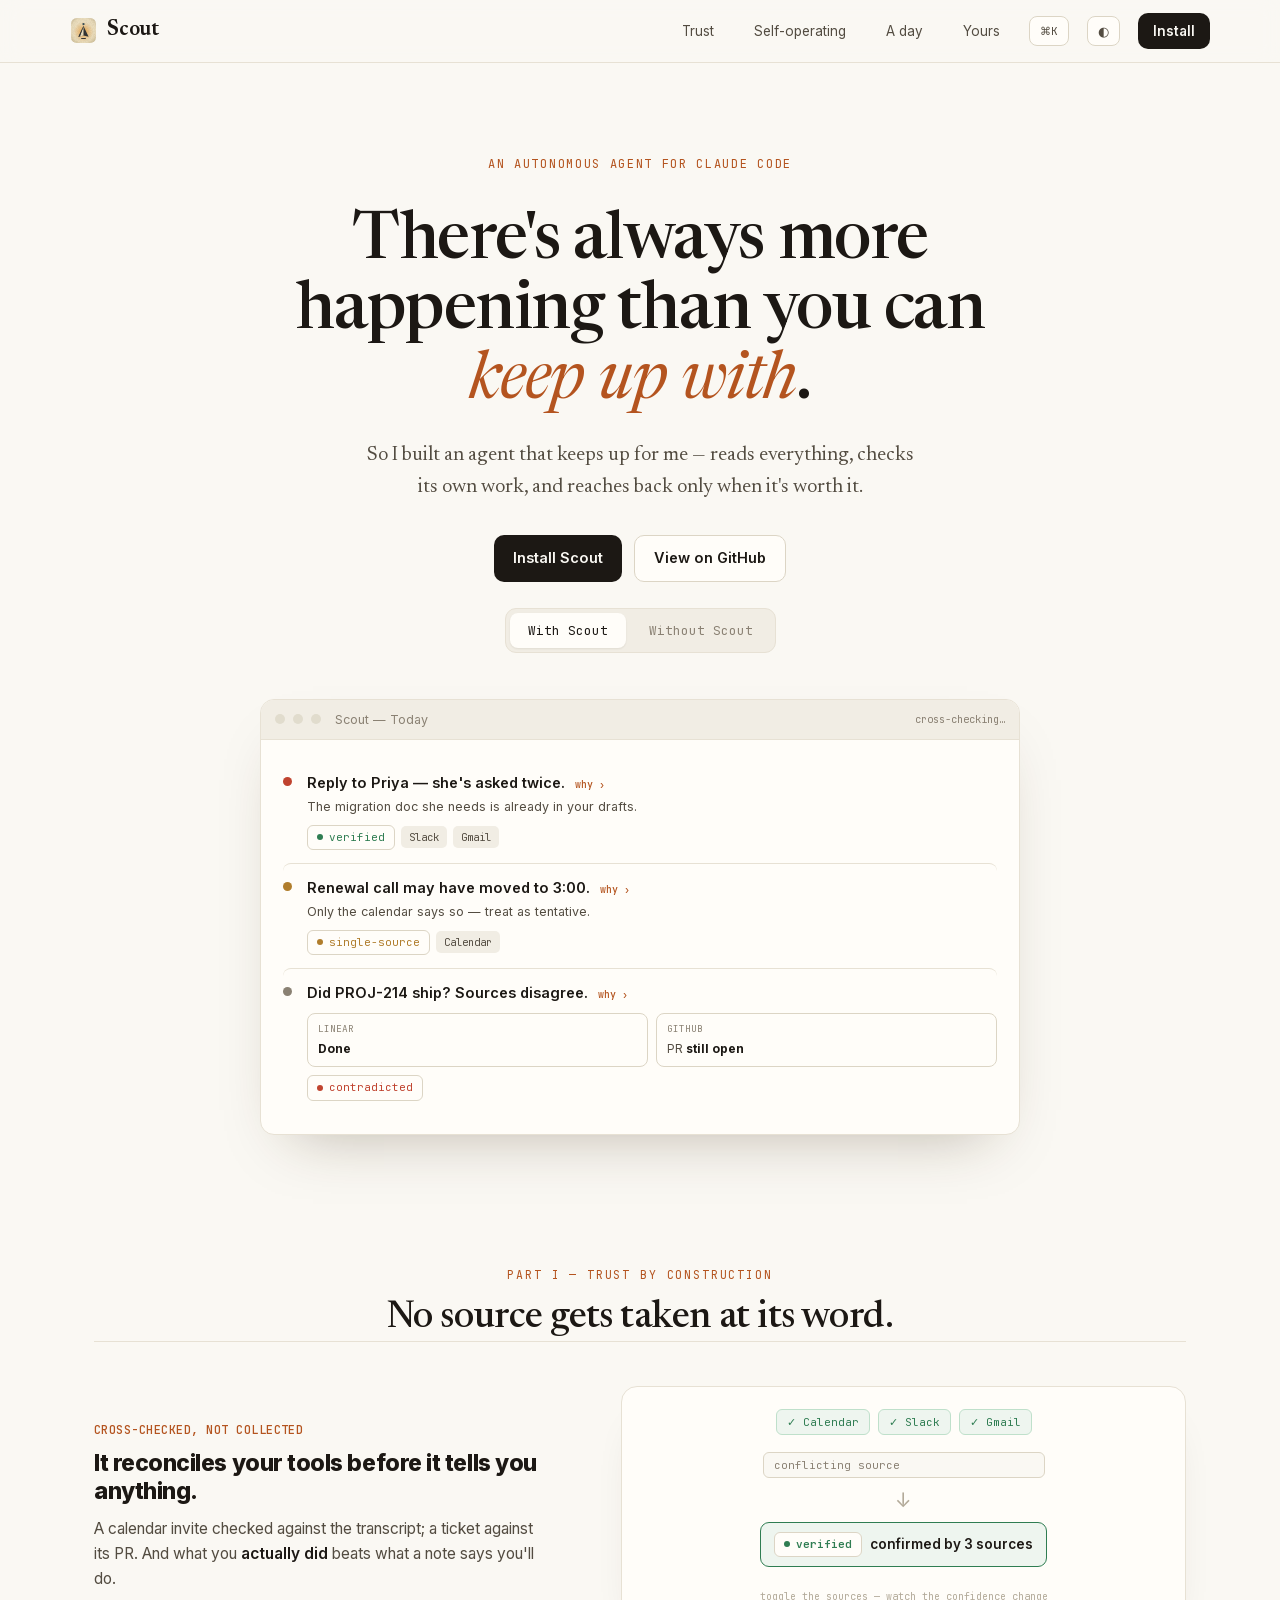
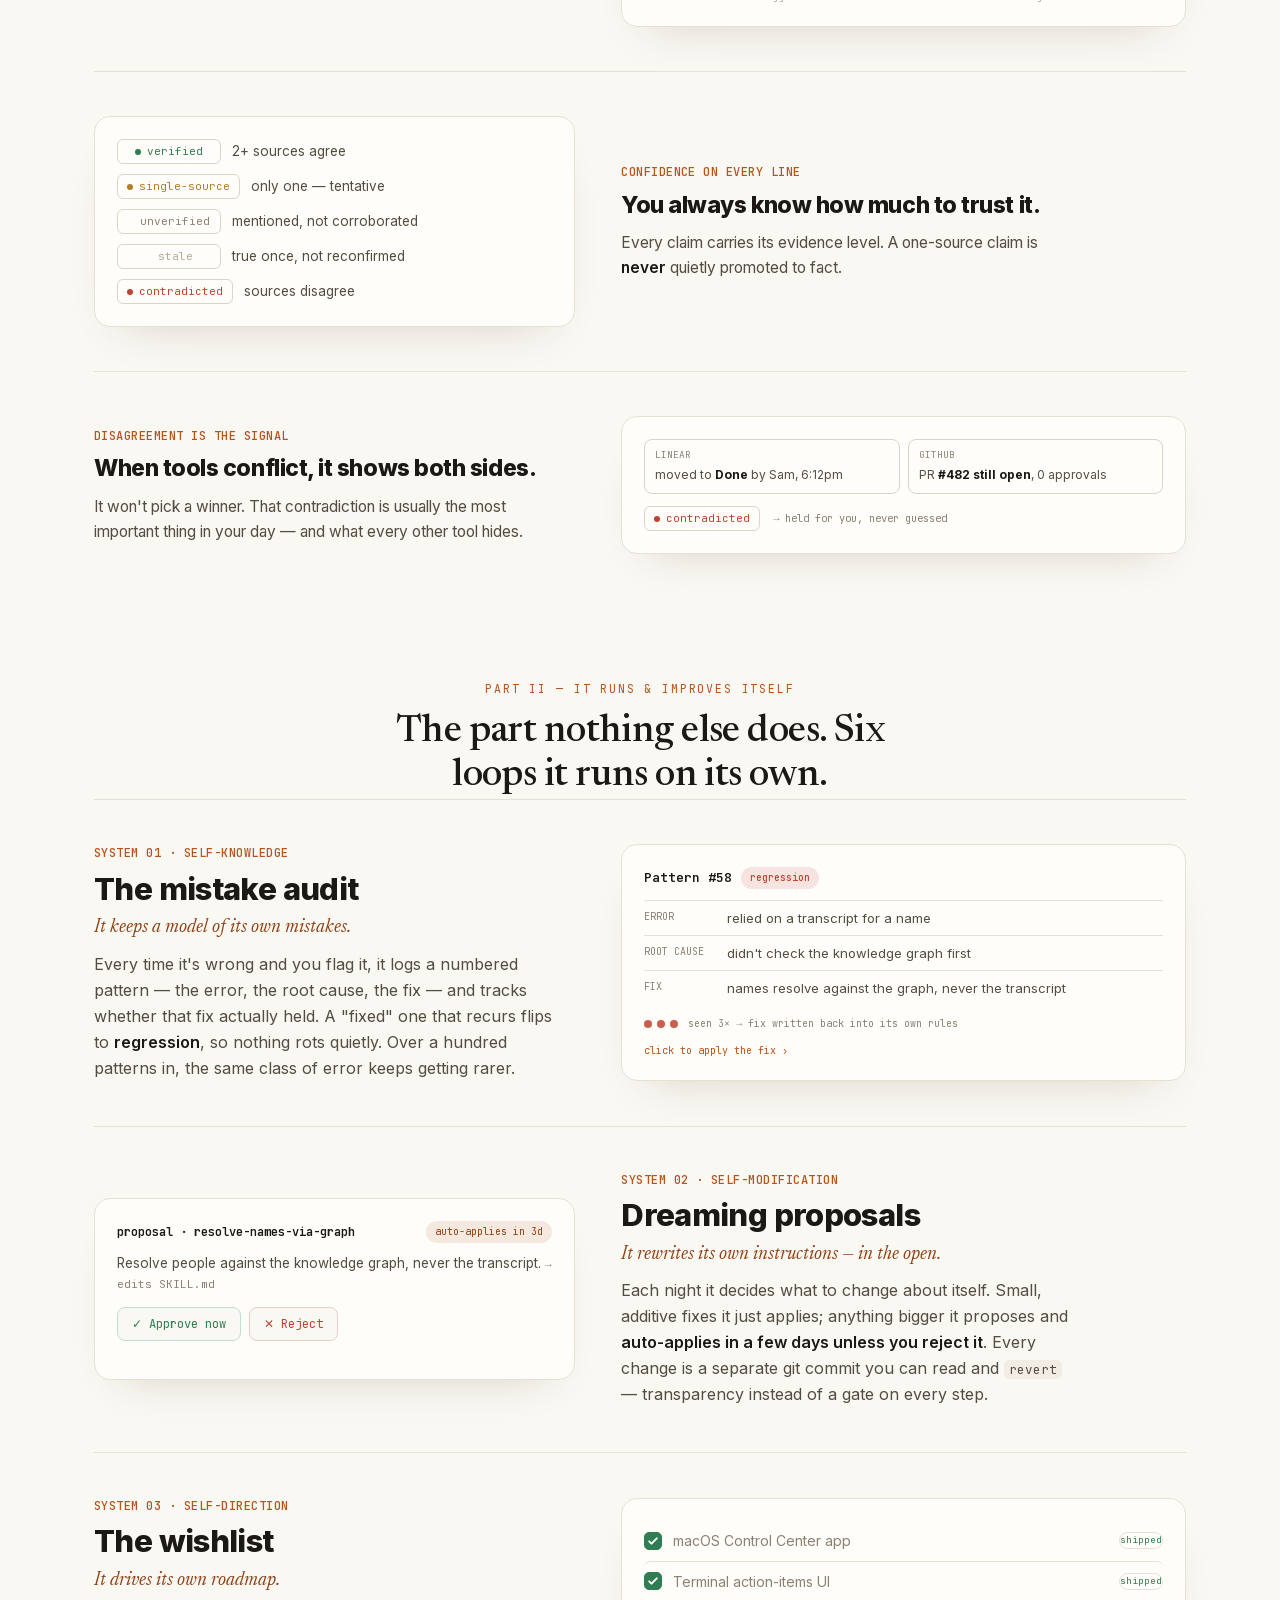
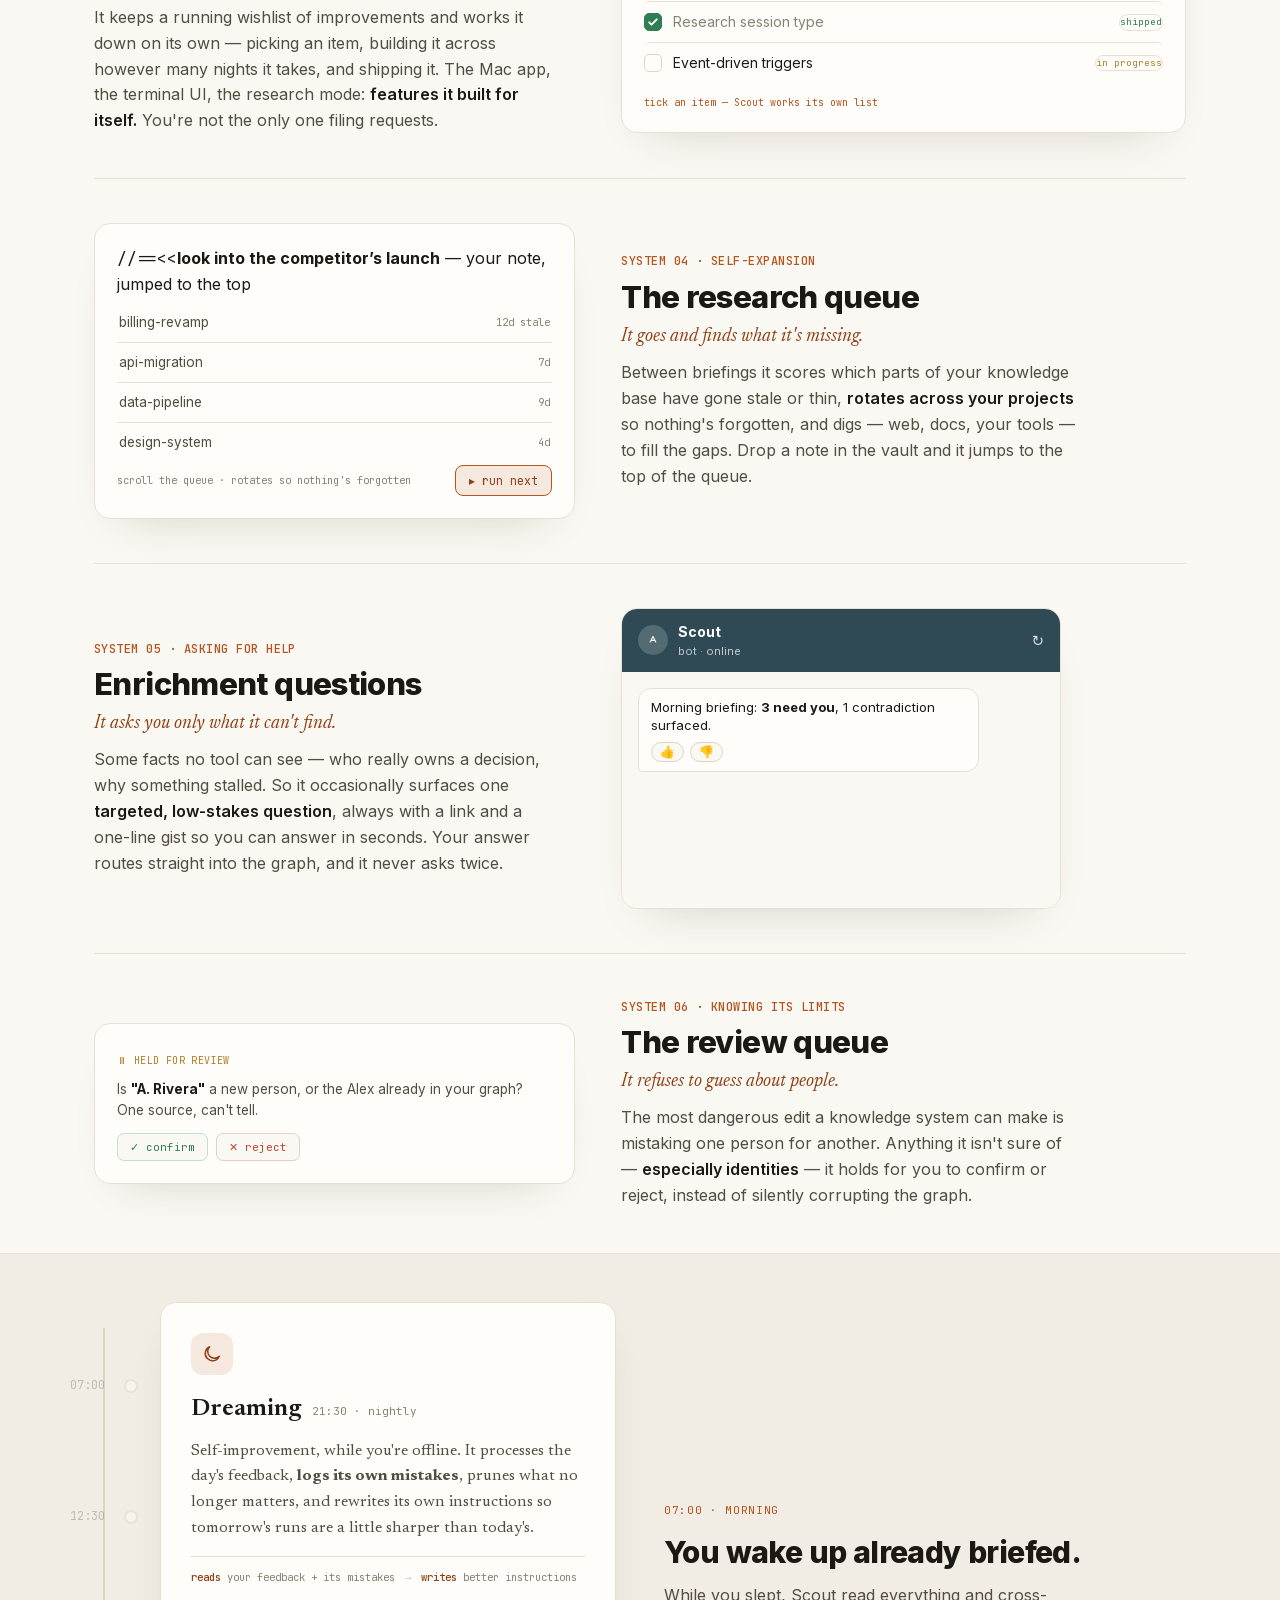
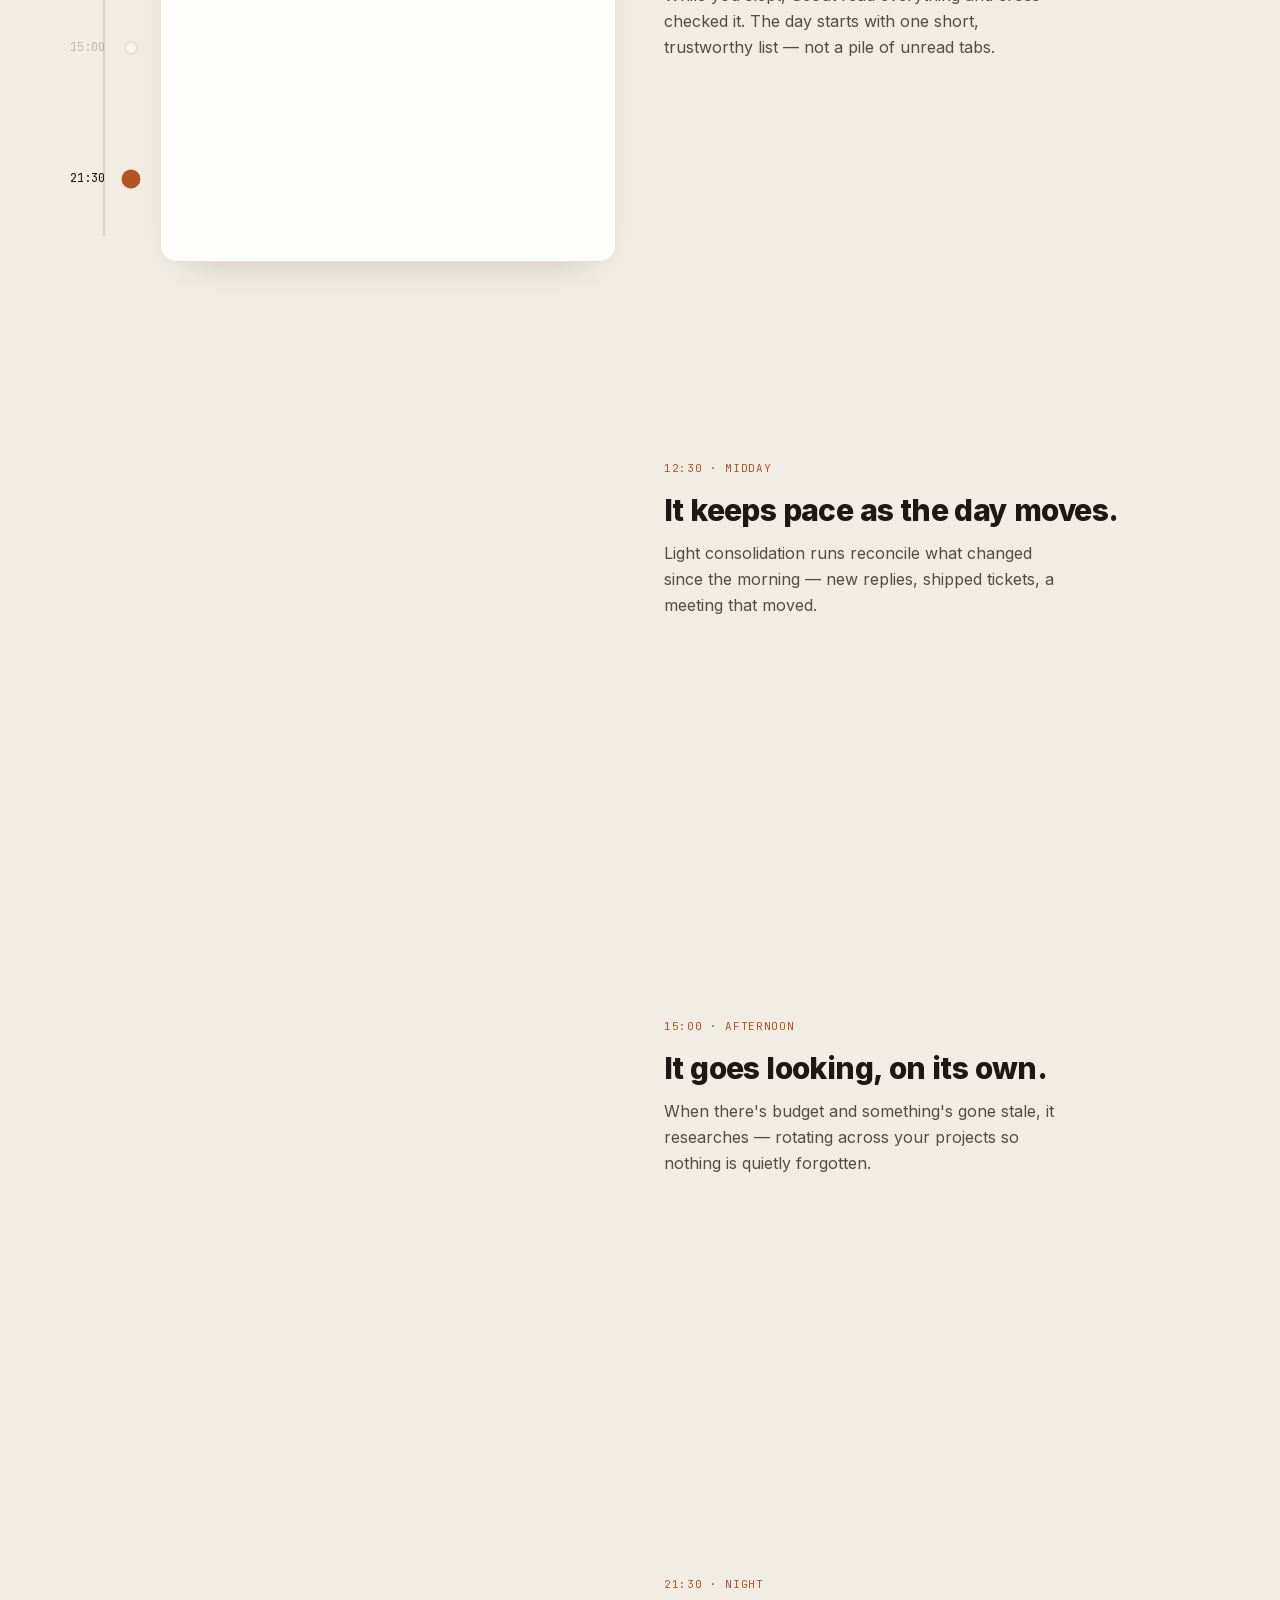
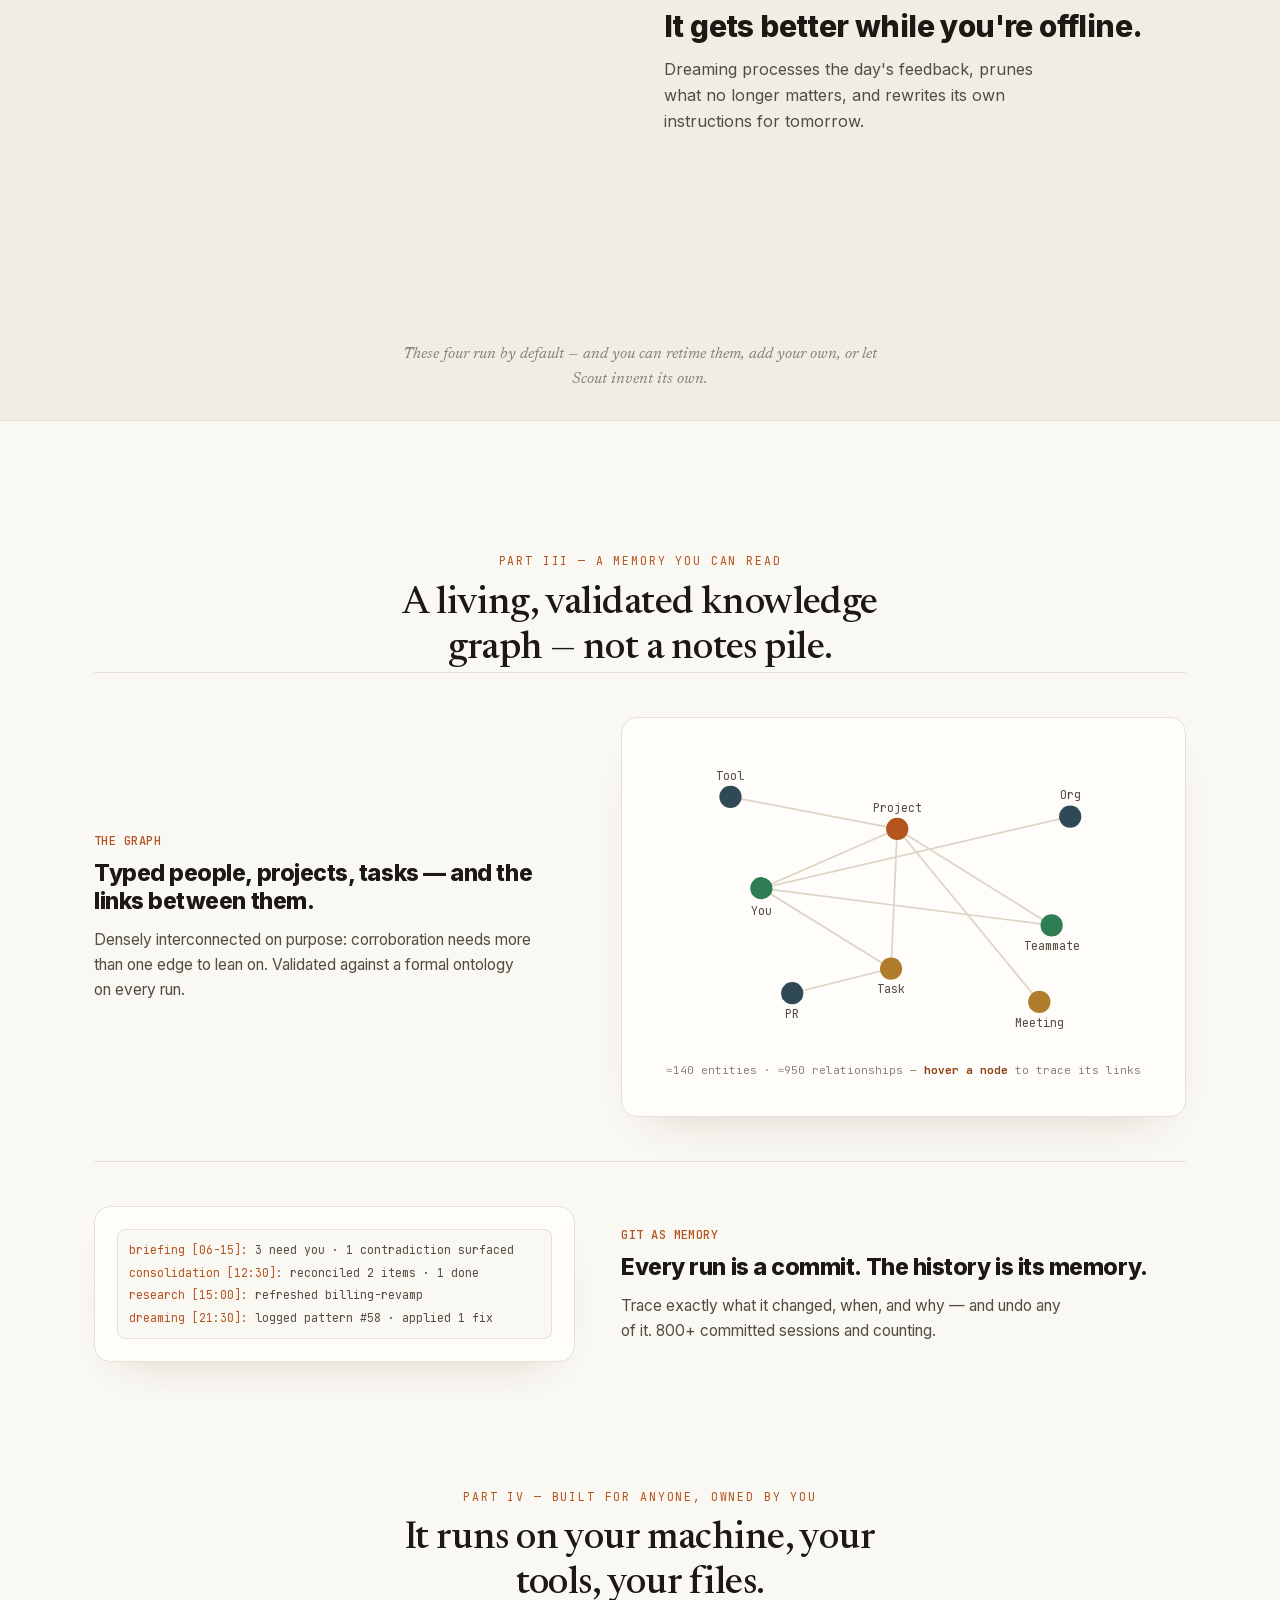
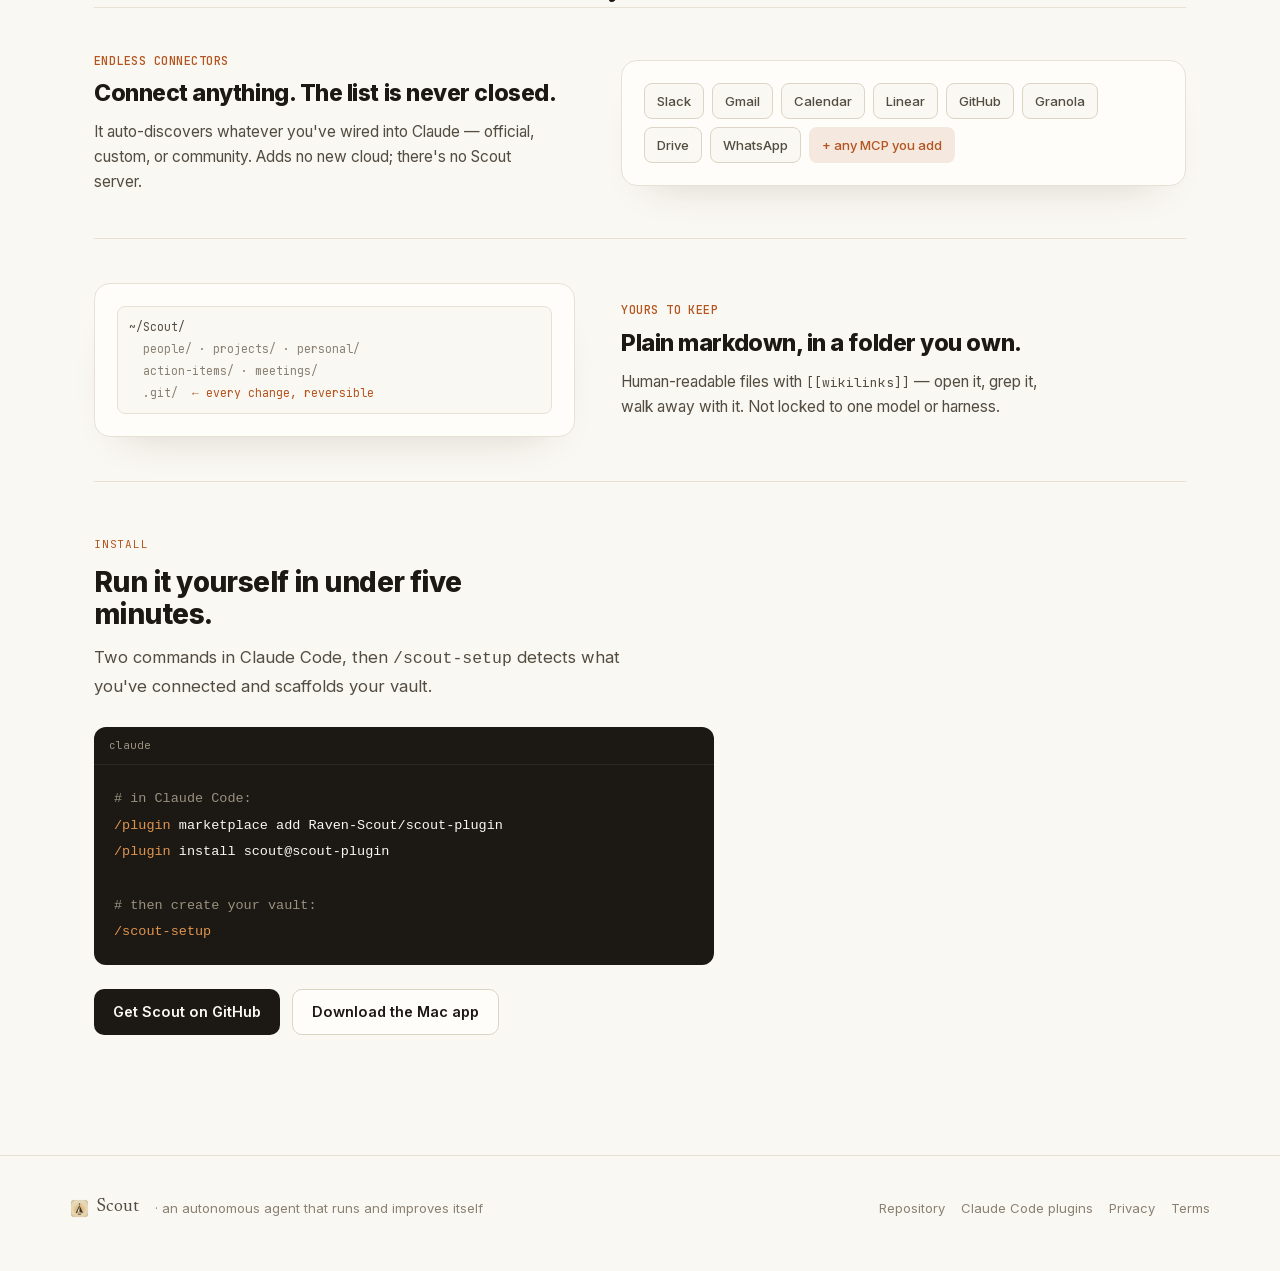
<file: docs/index.html>
<!DOCTYPE html>
<html lang="en">
<head>
<meta charset="utf-8" />
<title>Scout — an autonomous agent that runs and improves itself</title>
<meta name="viewport" content="width=device-width, initial-scale=1" />
<meta name="description" content="An autonomous agent that keeps up for you, checks its own work, improves its own instructions, drives its own roadmap, and keeps a memory you can read — explained visually." />
<meta property="og:type" content="website" />
<meta property="og:title" content="Scout — an autonomous agent that runs and improves itself" />
<meta property="og:description" content="It reads everything you connect, cross-checks every claim, drives its own roadmap, and improves its own instructions — a memory you can read, on your machine." />
<meta property="og:url" content="https://raven-scout.github.io/scout-plugin/" />
<meta property="og:image" content="https://raw.githubusercontent.com/Raven-Scout/scout-plugin/main/docs/assets/og.png" />
<meta name="twitter:card" content="summary_large_image" />
<link rel="stylesheet" href="fonts.css" />
<link rel="stylesheet" href="hybrid.css" />
<link rel="icon" type="image/svg+xml" href="assets/scout-icon.svg" />
<style>
  /* ---- width / responsiveness: use the screen on laptops, scale visuals up ---- */
  .wrap{max-width:1200px;}
  .proof > .col{max-width:1140px;padding-left:24px;padding-right:24px;}
  .hero .win{max-width:960px;}
  @media (max-width:640px){ .proof > .col{padding-left:20px;padding-right:20px;} .partlabel{padding-top:54px;} }
  @media (min-width:1080px){
    .vrow{grid-template-columns:0.88fr 1.12fr;gap:68px;padding:56px 0;}
    .vvis{padding:32px;}
    .vtext h3{font-size:27px;}
    .vtext p{font-size:16.5px;max-width:40ch;}
    .partlabel h2{font-size:clamp(34px,3.2vw,46px);}
    .pcard .ln, .legend .r, .chk .it, .q .row, .bi h4{font-size:15px;}
    .win .body{padding:22px 28px 24px;}
    .kg svg{max-width:480px;margin:0 auto;}
  }
  @media (min-width:1440px){
    .wrap{max-width:1320px;}
    .proof > .col{max-width:1240px;}
    .vrow{gap:84px;}
  }

  /* lighter, visual layout */
  .hero .lede2{margin:22px 0 0;font-family:var(--serif);font-size:20px;line-height:1.6;color:var(--ink-2);max-width:50ch;}
  .partlabel{text-align:center;padding:70px 0 0;}
  .partlabel .k{font-family:var(--mono);font-size:11.5px;letter-spacing:.16em;text-transform:uppercase;color:var(--acc);}
  .partlabel h2{font-family:var(--serif);font-weight:500;font-size:clamp(26px,3.4vw,38px);letter-spacing:-.015em;margin:12px auto 0;max-width:24ch;line-height:1.18;}

  .vrow{display:grid;grid-template-columns:0.92fr 1.08fr;gap:46px;align-items:center;padding:44px 0;border-top:1px solid var(--line);}
  .vrow.flip .vtext{order:2;}
  .vtext .sysnum{font-family:var(--mono);font-size:11px;color:var(--acc);letter-spacing:.05em;text-transform:uppercase;}
  .vtext h3{font-family:var(--sans);font-size:23px;font-weight:800;letter-spacing:-.02em;margin:9px 0 11px;line-height:1.2;}
  .vtext p{font-family:var(--sans);font-size:15.5px;line-height:1.62;color:var(--ink-2);margin:0;max-width:44ch;}
  .vtext p b{color:var(--ink);font-weight:600;} .vtext p em{font-style:italic;}
  .vvis{background:var(--surface);border:1px solid var(--line);border-radius:16px;padding:22px;box-shadow:0 22px 46px -30px rgba(60,40,15,.24);}
  @media(max-width:860px){.vrow{grid-template-columns:1fr;gap:22px;}.vrow.flip .vtext{order:0;}}

  /* briefing mock (hero) */
  .win{background:var(--surface);border:1px solid var(--line);border-radius:14px;overflow:hidden;box-shadow:0 28px 60px -32px rgba(60,40,15,.34);max-width:760px;margin:46px auto 0;text-align:left;}
  .win .bar{display:flex;align-items:center;gap:8px;height:40px;padding:0 14px;border-bottom:1px solid var(--line);background:var(--sunk);}
  .win .bar .d{width:10px;height:10px;border-radius:50%;background:#e1dccd;}
  .win .bar .t{font-size:12.5px;color:var(--ink-3);margin-left:6px;}
  .win .bar .r{margin-left:auto;font-family:var(--mono);font-size:10.5px;color:var(--ink-3);}
  .win .body{padding:18px 22px 20px;}
  .bi{display:grid;grid-template-columns:12px 1fr;gap:12px;padding:13px 0;border-top:1px solid var(--line);}
  .bi:first-child{border-top:none;} .bi .p{width:9px;height:9px;border-radius:50%;margin-top:5px;}
  .bi h4{margin:0 0 3px;font-size:14.5px;font-weight:600;color:var(--ink);} .bi p{margin:0;font-size:12.5px;color:var(--ink-2);}
  .bi .r{margin-top:8px;display:flex;flex-wrap:wrap;gap:6px;align-items:center;}
  .src{font-family:var(--mono);font-size:10.5px;color:var(--ink-2);padding:3px 8px;border-radius:5px;background:var(--sunk);}
  .conflict{margin-top:9px;display:grid;grid-template-columns:1fr 1fr;gap:8px;}
  .sd{border:1px solid var(--line-2);border-radius:8px;padding:8px 10px;font-size:12px;color:var(--ink-2);}
  .sd .l{display:block;font-family:var(--mono);font-size:9.5px;text-transform:uppercase;color:var(--ink-3);margin-bottom:3px;} .sd b{color:var(--ink);}

  /* cross-check flow */
  .xc{display:flex;flex-direction:column;align-items:center;gap:12px;}
  .xc .srcs{display:flex;gap:8px;flex-wrap:wrap;justify-content:center;}
  .xc .arr{color:var(--ink-4);font-size:20px;line-height:1;}
  .xc .out{display:flex;align-items:center;gap:8px;border:1px solid var(--ok);background:#eef5ef;border-radius:9px;padding:9px 13px;font-size:13.5px;font-weight:600;color:var(--ink);}

  /* tag legend */
  .legend{display:flex;flex-direction:column;gap:10px;}
  .legend .r{display:flex;align-items:center;gap:11px;font-size:13.5px;color:var(--ink-2);}
  .legend .tag{min-width:104px;justify-content:center;}

  /* pattern card */
  .pcard .head{display:flex;align-items:center;gap:9px;margin-bottom:11px;}
  .pcard .id{font-family:var(--mono);font-size:13px;font-weight:600;}
  .pill{font-family:var(--mono);font-size:10px;padding:3px 9px;border-radius:999px;font-weight:500;}
  .pill.regress{background:#f7e3df;color:var(--red);} .pill.fixed{background:#e3efe7;color:var(--ok);}
  .pcard .ln{display:flex;gap:9px;font-size:13px;color:var(--ink-2);padding:7px 0;border-top:1px solid var(--line);}
  .pcard .ln .k{font-family:var(--mono);font-size:10px;color:var(--ink-3);width:74px;flex:none;text-transform:uppercase;padding-top:1px;}
  .occ{display:flex;gap:5px;align-items:center;margin-top:11px;}
  .occ .d{width:8px;height:8px;border-radius:50%;background:var(--red);opacity:.85;}
  .occ .lbl{font-family:var(--mono);font-size:10px;color:var(--ink-3);margin-left:5px;}

  /* proposal flow */
  .flow{display:flex;align-items:stretch;gap:9px;}
  .fstep{flex:1;border:1px solid var(--line-2);border-radius:10px;padding:11px 9px;text-align:center;background:var(--bg);}
  .fstep .t{font-family:var(--mono);font-size:9.5px;color:var(--ink-3);text-transform:uppercase;letter-spacing:.04em;}
  .fstep .b{font-size:12.5px;font-weight:600;color:var(--ink);margin-top:5px;line-height:1.25;}
  .fstep.acc{border-color:var(--acc);} .fstep.acc .b{color:var(--acc-2);}
  .farr{align-self:center;color:var(--ink-4);font-size:16px;}
  .commit{font-family:var(--mono);font-size:11.5px;color:var(--ink-2);background:var(--bg);border:1px solid var(--line);border-radius:8px;padding:9px 11px;margin-top:12px;}
  .commit .h{color:var(--acc);} .commit .rv{color:var(--ink-3);}

  /* checklist */
  .chk .it{display:flex;align-items:center;gap:11px;padding:9px 0;border-top:1px solid var(--line);font-size:14px;color:var(--ink);}
  .chk .it:first-child{border-top:none;}
  .chk .box{width:18px;height:18px;border-radius:5px;border:1.5px solid var(--line-2);flex:none;}
  .chk .it.done .box{background:var(--ok);border-color:var(--ok);background-image:url("data:image/svg+xml;utf8,<svg xmlns='http://www.w3.org/2000/svg' viewBox='0 0 16 16' fill='none' stroke='white' stroke-width='2.6' stroke-linecap='round' stroke-linejoin='round'><path d='M3 8.5l3 3 7-7'/></svg>");background-size:12px;background-repeat:no-repeat;background-position:center;}
  .chk .it.done span{color:var(--ink-3);}
  .chk .it .tg{margin-left:auto;font-family:var(--mono);font-size:9.5px;}
  .chk .it.done .tg{color:var(--ok);} .chk .it .tg.wip{color:var(--amb);}

  /* research queue */
  .q .pin{display:flex;gap:9px;align-items:flex-start;background:var(--acc-wash);border:1px dashed var(--acc);border-radius:9px;padding:10px 12px;}
  .q .pin .mono{font-family:var(--mono);font-size:11px;color:var(--acc-2);}
  .q .pin .x{font-size:13px;color:var(--ink);} .q .pin .x b{color:var(--acc-2);}
  .q .row{display:flex;align-items:center;gap:10px;padding:8px 0;border-top:1px solid var(--line);font-size:13px;color:var(--ink-2);}
  .q .row .age{margin-left:auto;font-family:var(--mono);font-size:10px;color:var(--ink-3);}
  .q .rot{font-family:var(--mono);font-size:10.5px;color:var(--ink-3);margin-top:11px;}

  /* enrichment */
  .bubble{background:var(--bg);border:1px solid var(--line);border-radius:12px;padding:13px 15px;}
  .bubble .q{font-size:14px;font-weight:600;color:var(--ink);} .bubble .g{font-size:12px;color:var(--ink-3);margin-top:5px;}
  .route{display:flex;align-items:center;gap:9px;margin-top:12px;font-family:var(--mono);font-size:11px;color:var(--acc);}
  .route .e{background:var(--surface);border:1px solid var(--line-2);border-radius:7px;padding:5px 10px;color:var(--ink-2);}

  /* review held */
  .held .lbl{font-family:var(--mono);font-size:10px;color:var(--amb);text-transform:uppercase;letter-spacing:.04em;}
  .held .claim{font-size:13.5px;color:var(--ink-2);margin:9px 0 13px;line-height:1.5;} .held .claim b{color:var(--ink);}
  .held .acts{display:flex;gap:8px;}
  .held .a{font-family:var(--mono);font-size:11px;padding:6px 12px;border-radius:7px;border:1px solid var(--line-2);background:var(--bg);}
  .held .a.y{color:var(--ok);border-color:#bfe0cb;} .held .a.n{color:var(--red);border-color:#eccbc4;}

  /* connectors */
  .conn{display:flex;flex-wrap:wrap;gap:8px;}
  .conn .c{font-family:var(--sans);font-size:13px;font-weight:500;color:var(--ink-2);background:var(--bg);border:1px solid var(--line-2);border-radius:8px;padding:7px 12px;}
  .conn .c.more{color:var(--acc);background:var(--acc-wash);border-color:transparent;}

  .kg svg{width:100%;height:auto;display:block;}
  .kgstat{font-family:var(--mono);font-size:10.5px;color:var(--ink-3);text-align:center;margin-top:6px;}
  .vcap{font-family:var(--mono);font-size:10px;color:var(--ink-4);text-align:center;margin-top:12px;text-transform:uppercase;letter-spacing:.05em;}

  /* ===== animation layer (scroll-sequenced) ===== */
  html.js .seq{opacity:0;transform:translateY(10px);}
  html.js .vvis.in .seq, html.js .win.in .seq{opacity:1;transform:none;transition:opacity .5s cubic-bezier(.2,.7,.2,1),transform .5s cubic-bezier(.2,.7,.2,1);transition-delay:var(--d,0s);}
  html.js .occ .d{transform:scale(0);} html.js .vvis.in .occ .d{animation:popdot .3s cubic-bezier(.3,1.4,.5,1) forwards;animation-delay:var(--d,0s);}
  @keyframes popdot{to{transform:scale(1);}}
  @media (prefers-reduced-motion: reduce){ html.js .seq, html.js .vvis.in .seq, html.js .win.in .seq, html.js .occ .d{opacity:1!important;transform:none!important;animation:none!important;} }

  /* ===== interactive knowledge graph ===== */
  .kg2 svg{width:100%;height:auto;display:block;max-width:520px;margin:0 auto;}
  .kg2 .edge{stroke:#dcd5c5;stroke-width:1.4;transition:stroke .15s,opacity .15s,stroke-width .15s;}
  .kg2 .node{cursor:pointer;outline:none;}
  .kg2 .node circle{transition:transform .16s ease,opacity .15s;transform-box:fill-box;transform-origin:center;}
  .kg2 .node text{transition:opacity .15s;}
  .kg2.dim .edge{opacity:.14;} .kg2.dim .node{opacity:.3;}
  .kg2 .node.hot{opacity:1;} .kg2 .node.hot circle{transform:scale(1.4);}
  .kg2 .node.hot text{font-weight:700;}
  .kg2 .edge.hot{stroke:var(--acc);opacity:1;stroke-width:2.4;}
  .kgcap{font-family:var(--mono);font-size:11px;color:var(--ink-3);text-align:center;margin-top:14px;min-height:32px;line-height:1.5;}
  .kgcap b{color:var(--acc-2);} .kgcap .nn{color:var(--ink);font-weight:600;}

  /* ===== playable briefing ===== */
  .playtoggle{display:inline-flex;gap:5px;background:var(--sunk);border:1px solid var(--line);border-radius:11px;padding:4px;margin:26px auto 0;}
  .pt{font-family:var(--mono);font-size:12.5px;border:none;background:none;color:var(--ink-3);padding:9px 18px;border-radius:8px;cursor:pointer;transition:.15s;}
  .pt.active{background:var(--surface);color:var(--ink);box-shadow:0 1px 2px rgba(40,30,15,.08);}
  .playwrap{max-width:760px;margin:18px auto 0;}
  .playwrap .bi{cursor:pointer;transition:background .15s;border-radius:8px;}
  .playwrap .bi:hover{background:var(--bg);}
  .bi h4 .more{font-family:var(--mono);font-size:10px;color:var(--acc);font-weight:500;margin-left:6px;}
  .bi.open h4 .more{color:var(--ink-3);}
  .bi .why{display:none;margin-top:9px;border-top:1px dashed var(--line-2);padding-top:9px;font-family:var(--sans);font-size:12.5px;line-height:1.55;color:var(--ink-2);}
  .bi .why b{color:var(--ink);}
  .bi.open .why{display:block;}
  .win .tag[data-tip]{position:relative;cursor:help;}
  .win .tag[data-tip]:hover::after{content:attr(data-tip);position:absolute;bottom:calc(100% + 8px);left:50%;transform:translateX(-50%);white-space:nowrap;background:var(--ink);color:var(--bg);font-family:var(--sans);font-size:11px;font-weight:400;padding:6px 10px;border-radius:7px;z-index:6;box-shadow:0 8px 20px -6px rgba(0,0,0,.4);}
  .win .tag[data-tip]:hover::before{content:'';position:absolute;bottom:calc(100% + 3px);left:50%;transform:translateX(-50%);border:5px solid transparent;border-top-color:var(--ink);z-index:6;}
  .chaos{background:var(--surface);border:1px solid var(--line);border-radius:14px;padding:22px;box-shadow:0 28px 60px -32px rgba(60,40,15,.34);}
  .chaos .capx{font-family:var(--sans);font-size:14px;color:var(--ink-2);text-align:center;margin-bottom:18px;}
  .chaos .apps{display:grid;grid-template-columns:repeat(4,1fr);gap:12px;}
  .chaos .app{position:relative;background:var(--bg);border:1px solid var(--line-2);border-radius:11px;padding:17px 10px;text-align:center;}
  .chaos .app .nm{font-size:13px;color:var(--ink-2);font-weight:500;}
  .chaos .app .b{position:absolute;top:-8px;right:-8px;min-width:22px;height:22px;border-radius:11px;background:var(--red);color:#fff;font-family:var(--mono);font-size:11px;display:grid;place-items:center;padding:0 5px;}
  .chaos .capx2{font-family:var(--serif);font-style:italic;font-size:15px;color:var(--ink-3);text-align:center;margin-top:20px;}
  @media(max-width:560px){.chaos .apps{grid-template-columns:repeat(2,1fr);}}

  /* ===== nav icon buttons + theme transition ===== */
  body{transition:background .35s ease,color .35s ease;}
  .iconbtn{background:var(--surface);border:1px solid var(--line-2);color:var(--ink-2);border-radius:8px;height:30px;padding:0 10px;cursor:pointer;font-family:var(--mono);font-size:13px;display:inline-flex;align-items:center;gap:6px;transition:.15s;}
  .iconbtn:hover{border-color:var(--ink-3);color:var(--ink);}
  .iconbtn .kbd{font-size:11px;}
  @media(max-width:760px){ #cmdk-btn{display:none;} }

  /* ===== watch scout work ===== */
  .win .bar .replay{margin-left:10px;background:none;border:1px solid var(--line-2);color:var(--ink-3);border-radius:6px;font-family:var(--mono);font-size:10.5px;padding:3px 8px;cursor:pointer;transition:.15s;}
  .win .bar .replay:hover{color:var(--acc);border-color:var(--acc);}
  .scan{display:flex;flex-wrap:wrap;gap:7px;align-items:center;padding:12px 22px;border-bottom:1px solid var(--line);overflow:hidden;transition:max-height .4s ease,opacity .3s ease,padding .35s ease,border-color .3s ease;max-height:80px;}
  .scan.gone{max-height:0;opacity:0;padding-top:0;padding-bottom:0;border-bottom-color:transparent;}
  .scan .sc{font-family:var(--mono);font-size:11px;color:var(--ink-3);padding:4px 9px;border-radius:6px;border:1px solid var(--line-2);background:var(--bg);transition:.2s;}
  .scan .sc.done{color:var(--ok);border-color:#bfe0cb;background:#eef5ef;}
  .scan .sc.done::before{content:'✓ ';}
  .scan .scctr{margin-left:auto;font-family:var(--mono);font-size:11px;color:var(--ink-3);} .scan .scctr b{color:var(--ink-2);}
  html.js .win.play .bi{opacity:0;transform:translateY(8px);}
  html.js .win.play .bi.shown{opacity:1;transform:none;transition:opacity .45s ease,transform .45s cubic-bezier(.2,.7,.2,1);}
  @media(prefers-reduced-motion:reduce){ html.js .win.play .bi{opacity:1;transform:none;} .scan{display:none;} }

  /* ===== a day with scout (scrolly) ===== */
  .day{position:relative;padding:48px 0 28px;border-top:1px solid var(--line);border-bottom:1px solid var(--line);background:var(--sunk);}
  .day-inner{display:grid;grid-template-columns:1fr 1fr;gap:48px;align-items:start;}
  .day-sticky{position:sticky;top:90px;height:min(68vh,500px);display:flex;gap:22px;align-items:stretch;}
  .clock{position:relative;display:flex;flex-direction:column;justify-content:space-around;padding:18px 0;}
  .clock .rail{position:absolute;left:33px;top:26px;bottom:26px;width:2px;background:var(--rule, var(--line-2));}
  .clock .phase{display:flex;align-items:center;gap:12px;position:relative;z-index:1;opacity:.45;transition:opacity .3s;}
  .clock .phase .t{font-family:var(--mono);font-size:12px;color:var(--ink-3);width:42px;}
  .clock .phase .dot{width:14px;height:14px;border-radius:50%;background:var(--surface);border:2px solid var(--line-2);transition:.3s;}
  .clock .phase.on{opacity:1;} .clock .phase.on .dot{background:var(--acc);border-color:var(--acc);transform:scale(1.35);} .clock .phase.on .t{color:var(--ink);}
  .scene{flex:1;position:relative;min-height:240px;}
  .scene .card{position:absolute;inset:0;background:var(--surface);border:1px solid var(--line);border-radius:16px;padding:30px;box-shadow:0 16px 40px -26px rgba(60,40,15,.34);opacity:0;transform:translateY(12px);transition:opacity .4s ease,transform .4s ease;display:flex;flex-direction:column;justify-content:center;}
  .scene .card.on{opacity:1;transform:none;}
  .scene .card .ic{font-size:32px;}
  .scene .card h3{font-family:var(--serif);font-size:26px;font-weight:500;margin:14px 0 8px;color:var(--ink);}
  .scene .card p{font-family:var(--serif);font-size:16px;line-height:1.62;color:var(--ink-2);margin:0;}
  .day-steps{display:flex;flex-direction:column;}
  .dstep{min-height:62vh;display:flex;flex-direction:column;justify-content:center;}
  .dstep .k{font-family:var(--mono);font-size:11px;letter-spacing:.06em;text-transform:uppercase;color:var(--acc);}
  .dstep h4{font-family:var(--sans);font-size:clamp(22px,2.6vw,30px);font-weight:800;letter-spacing:-.02em;margin:10px 0 8px;color:var(--ink);}
  .dstep p{font-family:var(--sans);font-size:16px;line-height:1.6;color:var(--ink-2);max-width:40ch;margin:0;}
  .day-foot{font-family:var(--serif);font-style:italic;font-size:16px;color:var(--ink-3);text-align:center;margin:8px auto 0;max-width:60ch;}
  @media(max-width:860px){ .day-inner{grid-template-columns:1fr;gap:8px;} .day-sticky{position:sticky;top:62px;height:auto;flex-direction:row;margin-bottom:14px;background:var(--sunk);padding:8px 0;z-index:5;} .scene{min-height:180px;} .dstep{min-height:auto;padding:34px 0;} }

  /* ===== pointer tilt ===== */
  @media(hover:hover){ .playwrap{perspective:1200px;} html.js .playwrap .win[data-view="with"]{transition:transform .12s ease;} }

  /* ===== ⌘K palette ===== */
  .cmdk{position:fixed;inset:0;z-index:80;background:rgba(20,15,8,.34);backdrop-filter:blur(3px);display:flex;align-items:flex-start;justify-content:center;padding-top:14vh;}
  .cmdk[hidden]{display:none;}
  .cmdk-box{width:min(460px,92vw);background:var(--surface);border:1px solid var(--line-2);border-radius:14px;overflow:hidden;box-shadow:0 30px 80px -20px rgba(0,0,0,.5);}
  .cmdk-box input{width:100%;border:none;border-bottom:1px solid var(--line);background:none;padding:16px 18px;font-family:var(--sans);font-size:15px;color:var(--ink);outline:none;}
  .cmdk-box ul{list-style:none;margin:0;padding:6px;max-height:300px;overflow:auto;}
  .cmdk-box li{padding:11px 13px;border-radius:8px;font-family:var(--sans);font-size:14px;color:var(--ink-2);cursor:pointer;}
  .cmdk-box li.sel,.cmdk-box li:hover{background:var(--sunk);color:var(--ink);}
  .cmdk-box li[hidden]{display:none;}

  /* ===== interactive: cross-check sandbox ===== */
  .xc .srct{font-family:var(--mono);font-size:11px;padding:5px 10px;border-radius:6px;border:1px solid var(--line-2);background:var(--bg);color:var(--ink-3);cursor:pointer;transition:.15s;}
  .xc .srct.on{color:var(--ok);border-color:#bfe0cb;background:#eef5ef;} .xc .srct.on::before{content:'✓ ';}
  .xc .srct.conflict.on{color:var(--red);border-color:#eccbc4;background:#fbeeeb;} .xc .srct.conflict.on::before{content:'⚠ ';}
  .xchint{font-family:var(--mono);font-size:10px;color:var(--ink-4);text-align:center;margin-top:10px;}

  /* ===== interactive: pattern card ===== */
  .pcard{cursor:pointer;transition:transform .15s ease;outline:none;border-radius:8px;} .pcard:hover{transform:translateY(-2px);}
  .phint{font-family:var(--mono);font-size:10px;color:var(--acc);margin-top:11px;}
  .pcard[data-fixed] .occ .d{background:var(--ok);} .pill.fixed{background:#e3efe7;color:var(--ok);}

  /* ===== interactive: proposal ===== */
  .prop .phead{display:flex;align-items:center;gap:9px;margin-bottom:10px;}
  .prop .pid{font-family:var(--mono);font-size:12px;font-weight:600;color:var(--ink);}
  .ptimer{font-family:var(--mono);font-size:10px;padding:3px 9px;border-radius:999px;background:var(--acc-wash);color:var(--acc-2);margin-left:auto;transition:.2s;}
  .prop .ptext{font-size:13.5px;color:var(--ink-2);line-height:1.5;} .prop .ptgt{font-family:var(--mono);font-size:11px;color:var(--ink-3);}
  .pacts{display:flex;gap:8px;margin-top:14px;}
  .pbtn{font-family:var(--mono);font-size:12px;padding:8px 14px;border-radius:8px;border:1px solid var(--line-2);background:var(--bg);cursor:pointer;transition:.15s;}
  .pbtn.y{color:var(--ok);border-color:#bfe0cb;} .pbtn.y:hover{background:#eef5ef;}
  .pbtn.n{color:var(--red);border-color:#eccbc4;} .pbtn.n:hover{background:#fbeeeb;}
  .pbtn.reset{color:var(--ink-3);}
  .pcommit{font-family:var(--mono);font-size:11.5px;color:var(--ink-2);background:var(--bg);border:1px solid transparent;border-radius:8px;margin-top:14px;overflow:hidden;max-height:0;opacity:0;padding:0 11px;transition:.35s;}
  .pcommit .h{color:var(--acc);} .pcommit .rv{color:var(--ink-3);}
  .prop[data-state="applied"] .pcommit{max-height:60px;opacity:1;padding:9px 11px;border-color:var(--line);}
  .prop[data-state="applied"] .ptimer{background:#e3efe7;color:var(--ok);}
  .prop[data-state="rejected"] .ptimer{background:#f1ece3;color:var(--ink-3);}

  /* ===== interactive: wishlist ===== */
  .chk .it{cursor:pointer;border-radius:6px;} .chk .it:hover{background:var(--bg);}
  .chkhint{font-family:var(--mono);font-size:10px;color:var(--acc);margin-top:12px;}

  /* ===== interactive: research queue ===== */
  .rq .rqlist{max-height:150px;overflow-y:auto;margin-top:6px;}
  .rq .rrow{display:flex;align-items:center;gap:10px;padding:9px 2px;border-top:1px solid var(--line);font-size:13.5px;color:var(--ink-2);}
  .rq .rrow:first-child{border-top:none;} .rq .rrow .nm{flex:1;} .rq .rrow .age{font-family:var(--mono);font-size:10.5px;color:var(--ink-3);}
  .rq .rrow.done .nm{color:var(--ink-3);} .rq .rrow.done .age{color:var(--ok);} .rq .rrow.running .age{color:var(--acc);}
  .rq .rqfoot{display:flex;align-items:center;gap:12px;margin-top:12px;}
  .rq .rot{font-family:var(--mono);font-size:10.5px;color:var(--ink-3);flex:1;}
  .rqrun{font-family:var(--mono);font-size:11.5px;padding:7px 13px;border-radius:8px;border:1px solid var(--acc);color:var(--acc-2);background:var(--acc-wash);cursor:pointer;transition:.15s;}
  .rqrun:hover{background:var(--acc);color:#fff;} .rqrun[disabled]{opacity:.5;cursor:default;}
  .rq .rqlist::-webkit-scrollbar{width:8px;} .rq .rqlist::-webkit-scrollbar-thumb{background:var(--line-2);border-radius:4px;}

  /* ===== interactive: telegram chat ===== */
  .tg{background:var(--surface);border:1px solid var(--line);border-radius:16px;overflow:hidden;box-shadow:0 22px 46px -30px rgba(60,40,15,.26);max-width:440px;}
  .tghead{display:flex;align-items:center;gap:10px;padding:12px 16px;background:var(--slate);color:#fff;}
  .tghead .tav{width:30px;height:30px;border-radius:50%;background:rgba(255,255,255,.18);display:grid;place-items:center;}
  .tghead .tgnm{font-family:var(--sans);font-weight:700;font-size:14px;} .tghead .tgst{font-family:var(--sans);font-size:11px;opacity:.7;}
  .tghead .tgreplay{margin-left:auto;cursor:pointer;font-size:15px;opacity:.8;} .tghead .tgreplay:hover{opacity:1;}
  .tgbody{padding:16px;display:flex;flex-direction:column;gap:9px;min-height:236px;background:var(--bg);}
  .msg{max-width:84%;padding:9px 12px;border-radius:13px;font-family:var(--sans);font-size:13px;line-height:1.45;opacity:0;transform:translateY(8px);animation:msgin .3s ease forwards;}
  .msg.scout{align-self:flex-start;background:var(--surface);border:1px solid var(--line);color:var(--ink);border-bottom-left-radius:4px;}
  .msg.me{align-self:flex-end;background:var(--slate);color:#fff;border-bottom-right-radius:4px;}
  .msg .react{margin-top:7px;display:flex;gap:6px;} .msg .react button{font-size:12px;background:var(--bg);border:1px solid var(--line-2);border-radius:999px;padding:2px 8px;cursor:pointer;}
  .msg .react button.picked{background:var(--acc-wash);border-color:var(--acc);}
  @keyframes msgin{to{opacity:1;transform:none;}}
  .typing{align-self:flex-start;background:var(--surface);border:1px solid var(--line);border-radius:13px;border-bottom-left-radius:4px;padding:11px 14px;display:inline-flex;gap:4px;}
  .typing span{width:6px;height:6px;border-radius:50%;background:var(--ink-4);animation:tdot 1s infinite;} .typing span:nth-child(2){animation-delay:.15s;} .typing span:nth-child(3){animation-delay:.3s;}
  @keyframes tdot{0%,60%,100%{opacity:.3;transform:translateY(0);}30%{opacity:1;transform:translateY(-3px);}}
  .tgchips{display:flex;flex-wrap:wrap;gap:8px;padding:0 16px 16px;background:var(--bg);} .tgchips:empty{display:none;}
  .tgc{font-family:var(--sans);font-size:13px;padding:8px 14px;border-radius:999px;border:1px solid var(--acc);color:var(--acc-2);background:var(--acc-wash);cursor:pointer;} .tgc:hover{background:var(--acc);color:#fff;}
  @media(prefers-reduced-motion:reduce){.msg{animation:none;opacity:1;transform:none;}}

  /* ===== interactive: review queue ===== */
  .held .a{cursor:pointer;}
  .held[data-state="confirmed"]{border-color:#bfe0cb;} .held[data-state="rejected"]{border-color:#eccbc4;}

  /* ===== detail pass: prominent system names + richer day cards ===== */
  .vtext .sysnum{font-size:12px;letter-spacing:.04em;font-weight:500;}
  .vtext .sysname{font-family:var(--sans);font-size:27px;font-weight:800;letter-spacing:-.02em;line-height:1.12;color:var(--ink);margin:8px 0 9px;}
  .vtext .syslede{font-family:var(--serif);font-style:italic;font-size:18px;line-height:1.35;color:var(--acc-2);margin:0 0 11px;}
  .vtext .sysbody{font-family:var(--sans);font-size:15px;line-height:1.62;color:var(--ink-2);margin:0;max-width:46ch;}
  .vtext .sysbody b{color:var(--ink);font-weight:600;} .vtext .sysbody code{font-family:var(--mono);font-size:12.5px;background:var(--sunk);padding:1px 5px;border-radius:5px;color:var(--ink-2);}
  @media (min-width:1080px){ .vtext .sysname{font-size:31px;} .vtext .syslede{font-size:19px;} .vtext .sysbody{font-size:16px;} }

  .scene .card{justify-content:flex-start;}
  .scene .card .cic{width:42px;height:42px;border-radius:12px;background:var(--acc-wash);color:var(--acc-2);display:grid;place-items:center;} .scene .card .cic svg{width:22px;height:22px;}
  .scene .card .cmeta{display:flex;align-items:baseline;gap:11px;margin:16px 0 9px;flex-wrap:wrap;}
  .scene .card .cmeta h3{font-family:var(--serif);font-size:25px;font-weight:600;margin:0;color:var(--ink);}
  .scene .card .cmeta .freq{font-family:var(--mono);font-size:11px;color:var(--ink-3);}
  .scene .card p{font-family:var(--serif);font-size:15.5px;line-height:1.6;color:var(--ink-2);margin:0;}
  .scene .card .io{margin-top:15px;padding-top:12px;border-top:1px solid var(--line);font-family:var(--mono);font-size:10.5px;color:var(--ink-3);line-height:1.7;}
  .scene .card .io span{color:var(--acc-2);font-weight:500;} .scene .card .io .ar{color:var(--ink-4);padding:0 4px;}
  @media (min-width:900px){ .day-sticky{height:min(74vh,560px);} .scene .card p{font-size:16px;} }
  @media (max-width:860px){ .day-sticky{flex-direction:column;height:auto;} .clock{flex-direction:row;justify-content:space-between;padding:0 0 12px;gap:6px;} .clock .rail{display:none;} .clock .phase{flex-direction:column;gap:6px;text-align:center;} .clock .phase .t{width:auto;} .scene{min-height:300px;} .scene .card{position:relative;} .scene .card:not(.on){display:none;} }
</style>
</head>
<body>
<header class="nav"><div class="wrap nav-in">
  <a class="brand" href="#"><img src="assets/scout-icon.svg" alt=""/><b>Scout</b></a>
  <span class="sp"></span>
  <a class="lnk" href="#trust">Trust</a>
  <a class="lnk" href="#self">Self-operating</a>
  <a class="lnk" href="#day">A day</a>
  <a class="lnk" href="#yours">Yours</a>
  <button class="iconbtn" id="cmdk-btn" aria-label="Jump to a section" title="Jump to… (⌘K)"><span class="kbd">⌘K</span></button>
  <button class="iconbtn" id="theme-btn" aria-label="Toggle light/dark theme" title="Toggle theme">◐</button>
  <a class="btn btn-p sm cta" href="#install">Install</a>
</div></header>

<main>
  <!-- HERO -->
  <section class="hero" style="text-align:center;"><div class="wrap">
    <p class="eyebrow" style="display:inline-block;">An autonomous agent for Claude Code</p>
    <h1 style="margin-left:auto;margin-right:auto;max-width:17ch;">There's always more happening than you can <em>keep up with</em>.</h1>
    <p class="lede2" style="margin-left:auto;margin-right:auto;">So I built an agent that keeps up for me — reads everything, checks its own work, and reaches back only when it's worth it.</p>
    <div class="ctas" style="justify-content:center;">
      <a class="btn btn-p" href="#install">Install Scout</a>
      <a class="btn btn-s" href="https://github.com/Raven-Scout/scout-plugin">View on GitHub</a>
    </div>

    <div class="playtoggle reveal" role="tablist">
      <button class="pt active" data-view="with">With Scout</button>
      <button class="pt" data-view="without">Without Scout</button>
    </div>

    <div class="playwrap reveal">
      <div class="win" data-view="with">
        <div class="bar"><span class="d"></span><span class="d"></span><span class="d"></span><span class="t">Scout — Today</span><span class="r" id="winstatus">tap an item to see how it knows</span><button class="replay" id="replay" hidden>↻ replay</button></div>
        <div class="scan" id="scan" aria-hidden="true">
          <span class="sc" data-s="Slack">Slack</span><span class="sc" data-s="Gmail">Gmail</span><span class="sc" data-s="Calendar">Calendar</span><span class="sc" data-s="Linear">Linear</span><span class="sc" data-s="GitHub">GitHub</span>
          <span class="scctr"><b id="scnum">0</b>/5 cross-checked</span>
        </div>
        <div class="body">
          <div class="bi"><span class="p" style="background:var(--red)"></span><div><h4>Reply to Priya — she's asked twice. <span class="more">why ›</span></h4><p>The migration doc she needs is already in your drafts.</p><div class="r"><span class="tag v" data-tip="Confirmed by 2+ independent sources">verified</span><span class="src">Slack</span><span class="src">Gmail</span></div><div class="why">Scout matched her Slack nudge in #platform to the Gmail thread, saw the second ask landed at 4:40pm, and found the migration doc already in your drafts. Two sources agree → <b>verified</b>.</div></div></div>
          <div class="bi"><span class="p" style="background:var(--amb)"></span><div><h4>Renewal call may have moved to 3:00. <span class="more">why ›</span></h4><p>Only the calendar says so — treat as tentative.</p><div class="r"><span class="tag s" data-tip="Only one source says so — treat as tentative">single-source</span><span class="src">Calendar</span></div><div class="why">The calendar event shifted, but nothing in email or Slack confirms it. One source only → flagged <b>single-source</b>, not asserted as fact.</div></div></div>
          <div class="bi"><span class="p" style="background:var(--ink-3)"></span><div><h4>Did PROJ-214 ship? Sources disagree. <span class="more">why ›</span></h4><div class="conflict"><div class="sd"><span class="l">Linear</span><b>Done</b></div><div class="sd"><span class="l">GitHub</span>PR <b>still open</b></div></div><div class="r"><span class="tag x" data-tip="Sources disagree — both sides shown, never guessed">contradicted</span></div><div class="why">Linear says done; the PR is still open with no approvals. Scout won't pick a winner — it surfaces both and holds it for you. This contradiction is usually the most important thing in the day.</div></div></div>
        </div>
      </div>

      <div class="chaos" data-view="without" hidden>
        <div class="capx">Without Scout, the same morning looks like this — somewhere in here is the thing that matters:</div>
        <div class="apps">
          <div class="app"><span class="nm">Slack</span><span class="b">47</span></div>
          <div class="app"><span class="nm">Gmail</span><span class="b">23</span></div>
          <div class="app"><span class="nm">Linear</span><span class="b">12</span></div>
          <div class="app"><span class="nm">Calendar</span><span class="b">5</span></div>
          <div class="app"><span class="nm">GitHub</span><span class="b">8</span></div>
          <div class="app"><span class="nm">Granola</span><span class="b">3</span></div>
          <div class="app"><span class="nm">Drive</span><span class="b">9</span></div>
          <div class="app"><span class="nm">WhatsApp</span><span class="b">6</span></div>
        </div>
        <div class="capx2">…and you reconcile it all by hand, hoping you didn't miss anything.</div>
      </div>
    </div>
  </div></section>

  <!-- PART I — TRUST -->
  <div class="proof"><div class="col">
    <div class="partlabel"><p class="k reveal">Part I — Trust by construction</p><h2 class="reveal">No source gets taken at its word.</h2></div>

    <div class="vrow">
      <div class="vtext reveal"><p class="sysnum">Cross-checked, not collected</p><h3>It reconciles your tools before it tells you anything.</h3><p>A calendar invite checked against the transcript; a ticket against its PR. And what you <b>actually did</b> beats what a note says you'll do.</p></div>
      <div class="vvis reveal"><div class="xc" id="xc">
        <div class="srcs">
          <button class="srct on" data-k="a">Calendar</button>
          <button class="srct on" data-k="b">Slack</button>
          <button class="srct on" data-k="c">Gmail</button>
          <button class="srct conflict" data-k="x">conflicting source</button>
        </div>
        <span class="arr">↓</span>
        <div class="out" id="xcout"><span class="tag v">verified</span> <span class="xcmsg">confirmed by 3 sources</span></div>
        <div class="xchint">toggle the sources — watch the confidence change</div>
      </div></div>
    </div>

    <div class="vrow flip">
      <div class="vtext reveal"><p class="sysnum">Confidence on every line</p><h3>You always know how much to trust it.</h3><p>Every claim carries its evidence level. A one-source claim is <b>never</b> quietly promoted to fact.</p></div>
      <div class="vvis reveal"><div class="legend">
        <div class="r"><span class="tag v">verified</span> 2+ sources agree</div>
        <div class="r"><span class="tag s">single-source</span> only one — tentative</div>
        <div class="r"><span class="tag" style="color:var(--ink-3)">unverified</span> mentioned, not corroborated</div>
        <div class="r"><span class="tag" style="color:var(--ink-4)">stale</span> true once, not reconfirmed</div>
        <div class="r"><span class="tag x">contradicted</span> sources disagree</div>
      </div></div>
    </div>

    <div class="vrow">
      <div class="vtext reveal"><p class="sysnum">Disagreement is the signal</p><h3>When tools conflict, it shows both sides.</h3><p>It won't pick a winner. That contradiction is usually the most important thing in your day — and what every other tool hides.</p></div>
      <div class="vvis reveal"><div class="conflict" style="margin-top:0;"><div class="sd"><span class="l">Linear</span>moved to <b>Done</b> by Sam, 6:12pm</div><div class="sd"><span class="l">GitHub</span>PR <b>#482 still open</b>, 0 approvals</div></div><div style="margin-top:10px;"><span class="tag x">contradicted</span> <span class="src" style="background:none;color:var(--ink-3)">→ held for you, never guessed</span></div></div>
    </div>
  </div></div>

  <!-- PART II — SELF-OPERATING -->
  <div class="band"><div class="proof" style="padding-top:0;"><div class="col">
    <div class="partlabel"><p class="k reveal">Part II — It runs &amp; improves itself</p><h2 class="reveal">The part nothing else does. Six loops it runs on its own.</h2></div>

    <div class="vrow">
      <div class="vtext reveal"><p class="sysnum">System 01 · self-knowledge</p><h3 class="sysname">The mistake audit</h3><p class="syslede">It keeps a model of its own mistakes.</p><p class="sysbody">Every time it's wrong and you flag it, it logs a numbered pattern — the error, the root cause, the fix — and tracks whether that fix actually held. A "fixed" one that recurs flips to <b>regression</b>, so nothing rots quietly. Over a hundred patterns in, the same class of error keeps getting rarer.</p></div>
      <div class="vvis reveal"><div class="pcard" id="pcard" tabindex="0" role="button" aria-label="Apply the fix">
        <div class="head"><span class="id">Pattern #58</span><span class="pill regress" id="ppill">regression</span></div>
        <div class="ln"><span class="k">error</span><span>relied on a transcript for a name</span></div>
        <div class="ln"><span class="k">root cause</span><span>didn't check the knowledge graph first</span></div>
        <div class="ln"><span class="k">fix</span><span>names resolve against the graph, never the transcript</span></div>
        <div class="occ"><span class="d"></span><span class="d"></span><span class="d"></span><span class="lbl" id="pocc">seen 3× → fix written back into its own rules</span></div>
        <div class="phint" id="phint">click to apply the fix ›</div>
      </div></div>
    </div>

    <div class="vrow flip">
      <div class="vtext reveal"><p class="sysnum">System 02 · self-modification</p><h3 class="sysname">Dreaming proposals</h3><p class="syslede">It rewrites its own instructions — in the open.</p><p class="sysbody">Each night it decides what to change about itself. Small, additive fixes it just applies; anything bigger it proposes and <b>auto-applies in a few days unless you reject it</b>. Every change is a separate git commit you can read and <code>revert</code> — transparency instead of a gate on every step.</p></div>
      <div class="vvis reveal"><div class="prop" id="prop" data-state="pending">
        <div class="phead"><span class="pid">proposal · resolve-names-via-graph</span><span class="ptimer" id="ptimer">auto-applies in 3d</span></div>
        <div class="ptext">Resolve people against the knowledge graph, never the transcript. <span class="ptgt">→ edits SKILL.md</span></div>
        <div class="pacts" id="pacts"><button class="pbtn y" data-act="approve">✓ Approve now</button><button class="pbtn n" data-act="reject">✕ Reject</button></div>
        <div class="pcommit" id="pcommit"><span class="h">dreaming [21:30]:</span> <span id="pcommit-msg">applied — names resolve via graph</span> <span class="rv">· git revert anytime</span></div>
      </div></div>
    </div>

    <div class="vrow">
      <div class="vtext reveal"><p class="sysnum">System 03 · self-direction</p><h3 class="sysname">The wishlist</h3><p class="syslede">It drives its own roadmap.</p><p class="sysbody">It keeps a running wishlist of improvements and works it down on its own — picking an item, building it across however many nights it takes, and shipping it. The Mac app, the terminal UI, the research mode: <b>features it built for itself.</b> You're not the only one filing requests.</p></div>
      <div class="vvis reveal"><div class="chk" id="chk">
        <div class="it done"><span class="box"></span><span>macOS Control Center app</span><span class="tg">shipped</span></div>
        <div class="it done"><span class="box"></span><span>Terminal action-items UI</span><span class="tg">shipped</span></div>
        <div class="it done"><span class="box"></span><span>Research session type</span><span class="tg">shipped</span></div>
        <div class="it"><span class="box"></span><span>Event-driven triggers</span><span class="tg wip">in progress</span></div>
        <div class="chkhint">tick an item — Scout works its own list</div>
      </div></div>
    </div>

    <div class="vrow flip">
      <div class="vtext reveal"><p class="sysnum">System 04 · self-expansion</p><h3 class="sysname">The research queue</h3><p class="syslede">It goes and finds what it's missing.</p><p class="sysbody">Between briefings it scores which parts of your knowledge base have gone stale or thin, <b>rotates across your projects</b> so nothing's forgotten, and digs — web, docs, your tools — to fill the gaps. Drop a note in the vault and it jumps to the top of the queue.</p></div>
      <div class="vvis reveal"><div class="rq" id="rq">
        <div class="pin"><span class="mono">//==&lt;&lt;</span><span class="x"><b>look into the competitor’s launch</b> — your note, jumped to the top</span></div>
        <div class="rqlist" id="rqlist">
          <div class="rrow"><span class="nm">billing-revamp</span><span class="age">12d stale</span></div>
          <div class="rrow"><span class="nm">api-migration</span><span class="age">7d</span></div>
          <div class="rrow"><span class="nm">data-pipeline</span><span class="age">9d</span></div>
          <div class="rrow"><span class="nm">design-system</span><span class="age">4d</span></div>
          <div class="rrow"><span class="nm">onboarding-flow</span><span class="age">6d</span></div>
          <div class="rrow done"><span class="nm">mobile-app</span><span class="age">done ✓</span></div>
          <div class="rrow done"><span class="nm">q3-launch</span><span class="age">done ✓</span></div>
        </div>
        <div class="rqfoot"><span class="rot">scroll the queue · rotates so nothing's forgotten</span><button class="rqrun" id="rqrun">▸ run next</button></div>
      </div></div>
    </div>

    <div class="vrow">
      <div class="vtext reveal"><p class="sysnum">System 05 · asking for help</p><h3 class="sysname">Enrichment questions</h3><p class="syslede">It asks you only what it can't find.</p><p class="sysbody">Some facts no tool can see — who really owns a decision, why something stalled. So it occasionally surfaces one <b>targeted, low-stakes question</b>, always with a link and a one-line gist so you can answer in seconds. Your answer routes straight into the graph, and it never asks twice.</p></div>
      <div class="vvis reveal" style="padding:0;background:none;border:none;box-shadow:none;">
        <div class="tg" id="tg">
          <div class="tghead"><span class="tav"><svg width="14" height="14" viewBox="0 0 40 40" fill="none"><path d="M12 26 L20 10 L28 26 M15 21 H25" stroke="#fff" stroke-width="3" stroke-linecap="round" stroke-linejoin="round"/></svg></span><div><div class="tgnm">Scout</div><div class="tgst">bot · online</div></div><span class="tgreplay" id="tgreplay" title="replay">↻</span></div>
          <div class="tgbody" id="tgbody"></div>
          <div class="tgchips" id="tgchips"></div>
        </div>
      </div>
    </div>

    <div class="vrow flip">
      <div class="vtext reveal"><p class="sysnum">System 06 · knowing its limits</p><h3 class="sysname">The review queue</h3><p class="syslede">It refuses to guess about people.</p><p class="sysbody">The most dangerous edit a knowledge system can make is mistaking one person for another. Anything it isn't sure of — <b>especially identities</b> — it holds for you to confirm or reject, instead of silently corrupting the graph.</p></div>
      <div class="vvis reveal"><div class="held" id="held" data-state="open">
        <span class="lbl" id="heldlbl">⏸ held for review</span>
        <div class="claim" id="heldclaim">Is <b>"A. Rivera"</b> a new person, or the Alex already in your graph? One source, can't tell.</div>
        <div class="acts" id="heldacts"><button class="a y" data-act="confirm">✓ confirm</button><button class="a n" data-act="reject">✕ reject</button></div>
      </div></div>
    </div>
  </div></div></div>

  <!-- A DAY WITH SCOUT (scrollytelling) -->
  <section class="day" id="day">
    <div class="day-inner wrap">
      <div class="day-sticky">
        <div class="clock" aria-hidden="true">
          <div class="rail"></div>
          <div class="phase" data-i="0"><span class="t">07:00</span><span class="dot"></span></div>
          <div class="phase" data-i="1"><span class="t">12:30</span><span class="dot"></span></div>
          <div class="phase" data-i="2"><span class="t">15:00</span><span class="dot"></span></div>
          <div class="phase" data-i="3"><span class="t">21:30</span><span class="dot"></span></div>
        </div>
        <div class="scene">
          <div class="card" data-i="0">
            <span class="cic"><svg viewBox="0 0 24 24" fill="none" stroke="currentColor" stroke-width="1.6" stroke-linecap="round"><circle cx="12" cy="12" r="4.5"/><path d="M12 2v3M12 19v3M2 12h3M19 12h3M5 5l1.8 1.8M17.2 17.2L19 19M19 5l-1.8 1.8M6.8 17.2L5 19"/></svg></span>
            <div class="cmeta"><h3>Morning Briefing</h3><span class="freq">07:00 · daily</span></div>
            <p>A full cold start. It reads the entire knowledge base, queries every connected tool, and <b>cross-checks every finding against the others</b> before it writes a single thing — then hands you today's short, trustworthy list.</p>
            <div class="io"><span>reads</span> every tool + the whole KB <span class="ar">→</span> <span>writes</span> today's action items</div>
          </div>
          <div class="card" data-i="1">
            <span class="cic"><svg viewBox="0 0 24 24" fill="none" stroke="currentColor" stroke-width="1.6" stroke-linecap="round" stroke-linejoin="round"><path d="M20 12a8 8 0 1 1-2.3-5.6M20 3v4h-4"/></svg></span>
            <div class="cmeta"><h3>Consolidation</h3><span class="freq">midday + afternoon · a few times</span></div>
            <p>Light delta scans. It looks only at <b>what changed since the last run</b> — a new reply, a shipped ticket, a meeting that moved — and reconciles each open item against the fresh data, flagging anything that's gone stale or now contradicts.</p>
            <div class="io"><span>reads</span> what's new since last run <span class="ar">→</span> <span>writes</span> updated, reconciled items</div>
          </div>
          <div class="card" data-i="2">
            <span class="cic"><svg viewBox="0 0 24 24" fill="none" stroke="currentColor" stroke-width="1.6" stroke-linecap="round" stroke-linejoin="round"><circle cx="11" cy="11" r="6.5"/><path d="M16 16l4.5 4.5"/></svg></span>
            <div class="cmeta"><h3>Research</h3><span class="freq">afternoon · when there's budget</span></div>
            <p>It goes outward. It scores which parts of the knowledge base have <b>gone stale or thin</b>, rotates across your projects so none gets ignored, and deep-dives with web search and docs to fill the gaps it found — folding what it learns back into the graph.</p>
            <div class="io"><span>reads</span> the web + your tools <span class="ar">→</span> <span>writes</span> a deeper knowledge graph</div>
          </div>
          <div class="card" data-i="3">
            <span class="cic"><svg viewBox="0 0 24 24" fill="none" stroke="currentColor" stroke-width="1.6" stroke-linecap="round" stroke-linejoin="round"><path d="M20 14.5A8 8 0 1 1 9.5 4a6.3 6.3 0 0 0 10.5 10.5Z"/></svg></span>
            <div class="cmeta"><h3>Dreaming</h3><span class="freq">21:30 · nightly</span></div>
            <p>Self-improvement, while you're offline. It processes the day's feedback, <b>logs its own mistakes</b>, prunes what no longer matters, and rewrites its own instructions so tomorrow's runs are a little sharper than today's.</p>
            <div class="io"><span>reads</span> your feedback + its mistakes <span class="ar">→</span> <span>writes</span> better instructions</div>
          </div>
        </div>
      </div>
      <div class="day-steps">
        <div class="dstep" data-i="0"><span class="k">07:00 · morning</span><h4>You wake up already briefed.</h4><p>While you slept, Scout read everything and cross-checked it. The day starts with one short, trustworthy list — not a pile of unread tabs.</p></div>
        <div class="dstep" data-i="1"><span class="k">12:30 · midday</span><h4>It keeps pace as the day moves.</h4><p>Light consolidation runs reconcile what changed since the morning — new replies, shipped tickets, a meeting that moved.</p></div>
        <div class="dstep" data-i="2"><span class="k">15:00 · afternoon</span><h4>It goes looking, on its own.</h4><p>When there's budget and something's gone stale, it researches — rotating across your projects so nothing is quietly forgotten.</p></div>
        <div class="dstep" data-i="3"><span class="k">21:30 · night</span><h4>It gets better while you're offline.</h4><p>Dreaming processes the day's feedback, prunes what no longer matters, and rewrites its own instructions for tomorrow.</p></div>
      </div>
    </div>
    <p class="day-foot wrap">These four run by default — and you can retime them, add your own, or let Scout invent its own.</p>
  </section>

  <!-- PART III — MEMORY -->
  <div class="proof"><div class="col">
    <div class="partlabel"><p class="k reveal">Part III — A memory you can read</p><h2 class="reveal">A living, validated knowledge graph — not a notes pile.</h2></div>

    <div class="vrow">
      <div class="vtext reveal"><p class="sysnum">The graph</p><h3>Typed people, projects, tasks — and the links between them.</h3><p>Densely interconnected on purpose: corroboration needs more than one edge to lean on. Validated against a formal ontology on every run.</p></div>
      <div class="vvis reveal"><div class="kg2" id="kg2">
        <svg viewBox="0 0 420 250" fill="none" xmlns="http://www.w3.org/2000/svg" font-family="JetBrains Mono, monospace" font-size="9.5">
          <g class="edges">
            <line class="edge" data-a="you" data-b="proj" x1="95" y1="120" x2="205" y2="72"/>
            <line class="edge" data-a="you" data-b="org" x1="95" y1="120" x2="345" y2="62"/>
            <line class="edge" data-a="you" data-b="mate" x1="95" y1="120" x2="330" y2="150"/>
            <line class="edge" data-a="you" data-b="task" x1="95" y1="120" x2="200" y2="185"/>
            <line class="edge" data-a="proj" data-b="mate" x1="205" y1="72" x2="330" y2="150"/>
            <line class="edge" data-a="proj" data-b="tool" x1="205" y1="72" x2="70" y2="46"/>
            <line class="edge" data-a="proj" data-b="task" x1="205" y1="72" x2="200" y2="185"/>
            <line class="edge" data-a="proj" data-b="meet" x1="205" y1="72" x2="320" y2="212"/>
            <line class="edge" data-a="task" data-b="pr" x1="200" y1="185" x2="120" y2="205"/>
          </g>
          <g class="node" data-id="you" data-rels="works_on → Project · employed_by → Org · works_with → Teammate · assigned → Task"><circle cx="95" cy="120" r="9" fill="#2f7d52"/><text x="95" y="142" fill="#534c41" text-anchor="middle">You</text></g>
          <g class="node" data-id="proj" data-rels="worked_on_by → You, Teammate · depends_on → Tool · about ← Task, Meeting"><circle cx="205" cy="72" r="9" fill="#b4541f"/><text x="205" y="58" fill="#534c41" text-anchor="middle">Project</text></g>
          <g class="node" data-id="org" data-rels="employs → You"><circle cx="345" cy="62" r="9" fill="#2f4a55"/><text x="345" y="48" fill="#534c41" text-anchor="middle">Org</text></g>
          <g class="node" data-id="mate" data-rels="works_on → Project · works_with → You"><circle cx="330" cy="150" r="9" fill="#2f7d52"/><text x="330" y="170" fill="#534c41" text-anchor="middle">Teammate</text></g>
          <g class="node" data-id="task" data-rels="assigned_to → You · about → Project · blocked_by → PR"><circle cx="200" cy="185" r="9" fill="#b07d2c"/><text x="200" y="205" fill="#534c41" text-anchor="middle">Task</text></g>
          <g class="node" data-id="tool" data-rels="used_by → Project"><circle cx="70" cy="46" r="9" fill="#2f4a55"/><text x="70" y="32" fill="#534c41" text-anchor="middle">Tool</text></g>
          <g class="node" data-id="meet" data-rels="about → Project"><circle cx="320" cy="212" r="9" fill="#b07d2c"/><text x="320" y="232" fill="#534c41" text-anchor="middle">Meeting</text></g>
          <g class="node" data-id="pr" data-rels="blocks → Task"><circle cx="120" cy="205" r="9" fill="#2f4a55"/><text x="120" y="225" fill="#534c41" text-anchor="middle">PR</text></g>
        </svg>
        <div class="kgcap" id="kgcap">≈140 entities · ≈950 relationships — <b>hover a node</b> to trace its links</div>
      </div></div>
    </div>

    <div class="vrow flip">
      <div class="vtext reveal"><p class="sysnum">Git as memory</p><h3>Every run is a commit. The history is its memory.</h3><p>Trace exactly what it changed, when, and why — and undo any of it. 800+ committed sessions and counting.</p></div>
      <div class="vvis reveal"><div class="commit" style="margin-top:0;line-height:1.95;">
        <div><span class="h">briefing [06-15]:</span> 3 need you · 1 contradiction surfaced</div>
        <div><span class="h">consolidation [12:30]:</span> reconciled 2 items · 1 done</div>
        <div><span class="h">research [15:00]:</span> refreshed billing-revamp</div>
        <div><span class="h">dreaming [21:30]:</span> logged pattern #58 · applied 1 fix</div>
      </div></div>
    </div>
  </div></div>

  <!-- PART IV — YOURS -->
  <div class="band"><div class="proof" style="padding-top:0;"><div class="col">
    <div class="partlabel"><p class="k reveal">Part IV — Built for anyone, owned by you</p><h2 class="reveal">It runs on your machine, your tools, your files.</h2></div>

    <div class="vrow">
      <div class="vtext reveal"><p class="sysnum">Endless connectors</p><h3>Connect anything. The list is never closed.</h3><p>It auto-discovers whatever you've wired into Claude — official, custom, or community. Adds no new cloud; there's no Scout server.</p></div>
      <div class="vvis reveal"><div class="conn">
        <span class="c">Slack</span><span class="c">Gmail</span><span class="c">Calendar</span><span class="c">Linear</span><span class="c">GitHub</span><span class="c">Granola</span><span class="c">Drive</span><span class="c">WhatsApp</span><span class="c more">+ any MCP you add</span>
      </div></div>
    </div>

    <div class="vrow flip">
      <div class="vtext reveal"><p class="sysnum">Yours to keep</p><h3>Plain markdown, in a folder you own.</h3><p>Human-readable files with <code style="font-family:var(--mono);font-size:13px;">[[wikilinks]]</code> — open it, grep it, walk away with it. Not locked to one model or harness.</p></div>
      <div class="vvis reveal"><div class="commit" style="margin-top:0;line-height:1.9;">
        <div>~/Scout/</div>
        <div style="color:var(--ink-3)">&nbsp;&nbsp;people/ · projects/ · personal/</div>
        <div style="color:var(--ink-3)">&nbsp;&nbsp;action-items/ · meetings/</div>
        <div style="color:var(--ink-3)">&nbsp;&nbsp;.git/ &nbsp;<span style="color:var(--acc)">← every change, reversible</span></div>
      </div></div>
    </div>

    <div class="block" id="install" style="padding-top:54px;border-top:1px solid var(--line);">
      <p class="kick reveal">Install</p>
      <h3 class="sec reveal" style="font-family:var(--sans);font-size:28px;font-weight:800;">Run it yourself in under five minutes.</h3>
      <p class="lead reveal">Two commands in Claude Code, then <code>/scout-setup</code> detects what you've connected and scaffolds your vault.</p>
      <div class="term reveal"><div class="h">claude</div><pre><code><span class="c"># in Claude Code:</span>
<span class="g">/plugin</span> marketplace add Raven-Scout/scout-plugin
<span class="g">/plugin</span> install scout@scout-plugin

<span class="c"># then create your vault:</span>
<span class="g">/scout-setup</span></code></pre></div>
      <div class="ctas reveal" style="margin-top:24px;">
        <a class="btn btn-p" href="https://github.com/Raven-Scout/scout-plugin">Get Scout on GitHub</a>
        <a class="btn btn-s" href="https://github.com/jordanrburger/Scout/releases">Download the Mac app</a>
      </div>
    </div>
  </div></div></div>
</main>

<div class="cmdk" id="cmdk" hidden>
  <div class="cmdk-box">
    <input id="cmdk-input" placeholder="Jump to a section…" autocomplete="off" spellcheck="false" />
    <ul id="cmdk-list">
      <li data-href="#top">Top</li>
      <li data-href="#trust">Trust — verification</li>
      <li data-href="#self">Self-operating loops</li>
      <li data-href="#day">A day with Scout</li>
      <li data-href="#yours">Your data</li>
      <li data-href="#install">Install</li>
    </ul>
  </div>
</div>

<footer><div class="wrap foot">
  <span class="b"><img src="assets/scout-icon.svg" alt=""/>Scout</span><span>· an autonomous agent that runs and improves itself</span><span class="sp"></span>
  <a href="https://github.com/Raven-Scout/scout-plugin">Repository</a>
  <a href="https://code.claude.com/docs/en/discover-plugins">Claude Code plugins</a>
  <a href="privacy.html">Privacy</a>
  <a href="terms.html">Terms</a>
</div></footer>

<script>(function(){
  var root=document.documentElement; root.classList.add('js');
  var reduce = window.matchMedia && matchMedia('(prefers-reduced-motion: reduce)').matches;

  /* generic scroll reveal + stagger (hero .bi handled separately) */
  var seqSel='.src,.legend .r,.pcard .ln,.chk .it,.q .row,.q .pin,.commit > div,.conn .c,.bubble,.route,.held .claim,.held .acts,.fstep,.out';
  document.querySelectorAll('.vvis').forEach(function(v){
    v.querySelectorAll(seqSel).forEach(function(k,i){ k.classList.add('seq'); k.style.setProperty('--d',(i*0.07).toFixed(2)+'s'); });
    v.querySelectorAll('.occ .d').forEach(function(d,i){ d.style.setProperty('--d',(0.35+i*0.13).toFixed(2)+'s'); });
  });
  var io=new IntersectionObserver(function(es){es.forEach(function(e){if(e.isIntersecting){e.target.classList.add('in');io.unobserve(e.target);}});},{threshold:.16,rootMargin:'0px 0px -7% 0px'});
  document.querySelectorAll('.reveal, .vvis').forEach(function(e){io.observe(e);});

  /* interactive knowledge graph */
  var kg=document.getElementById('kg2');
  if(kg){
    var cap=document.getElementById('kgcap'), def=cap.innerHTML;
    var nodes=[].slice.call(kg.querySelectorAll('.node')), edges=[].slice.call(kg.querySelectorAll('.edge'));
    var clr=function(){kg.classList.remove('dim');nodes.forEach(function(n){n.classList.remove('hot');});edges.forEach(function(e){e.classList.remove('hot');});cap.innerHTML=def;};
    nodes.forEach(function(n){ n.setAttribute('tabindex','0');
      var f=function(){ var id=n.getAttribute('data-id'); kg.classList.add('dim'); n.classList.add('hot');
        edges.forEach(function(e){ var a=e.getAttribute('data-a'),b=e.getAttribute('data-b'); if(a===id||b===id){e.classList.add('hot'); var o=kg.querySelector('.node[data-id="'+(a===id?b:a)+'"]'); if(o)o.classList.add('hot');} });
        cap.innerHTML='<span class="nn">'+n.querySelector('text').textContent+'</span> — '+n.getAttribute('data-rels'); };
      n.addEventListener('mouseenter',f); n.addEventListener('focus',f); n.addEventListener('mouseleave',clr); n.addEventListener('blur',clr);
    });
    kg.addEventListener('mouseleave',clr);
  }

  /* playable briefing: toggle + tap-to-expand */
  document.querySelectorAll('.playwrap .bi').forEach(function(bi){ bi.addEventListener('click',function(e){ if(e.target.closest('.tag'))return; bi.classList.toggle('open'); }); });
  var btns=[].slice.call(document.querySelectorAll('.pt')), views=[].slice.call(document.querySelectorAll('.playwrap [data-view]'));
  btns.forEach(function(b){ b.addEventListener('click',function(){ btns.forEach(function(x){x.classList.toggle('active',x===b);}); var v=b.getAttribute('data-view'); views.forEach(function(el){el.hidden=el.getAttribute('data-view')!==v;}); }); });

  /* watch scout work: live build */
  (function(){
    var win=document.querySelector('.win[data-view="with"]'); if(!win) return;
    var scan=win.querySelector('#scan'), status=win.querySelector('#winstatus'), replay=win.querySelector('#replay');
    var chips=[].slice.call(win.querySelectorAll('.scan .sc')), num=win.querySelector('#scnum');
    var items=[].slice.call(win.querySelectorAll('.bi')); var timers=[];
    function done(){ win.classList.remove('play'); if(scan)scan.classList.add('gone'); items.forEach(function(i){i.classList.add('shown');}); if(status)status.textContent='5 sources cross-checked · 3 need you'; if(replay)replay.hidden=false; }
    function play(){
      if(reduce){ done(); return; }
      timers.forEach(clearTimeout); timers=[];
      win.classList.add('play'); if(replay)replay.hidden=true;
      if(scan)scan.classList.remove('gone'); chips.forEach(function(c){c.classList.remove('done');}); if(num)num.textContent='0';
      items.forEach(function(i){i.classList.remove('shown');}); if(status)status.textContent='reading your tools…';
      var t=350;
      chips.forEach(function(c,i){ timers.push(setTimeout(function(){ c.classList.add('done'); if(num)num.textContent=String(i+1); },t)); t+=250; });
      timers.push(setTimeout(function(){ if(scan)scan.classList.add('gone'); if(status)status.textContent='cross-checking…'; },t+150)); t+=560;
      items.forEach(function(it){ timers.push(setTimeout(function(){ it.classList.add('shown'); },t)); t+=400; });
      timers.push(setTimeout(function(){ if(status)status.textContent='5 sources cross-checked · 3 need you'; if(replay)replay.hidden=false; },t+150));
    }
    if(replay)replay.addEventListener('click',play);
    var started=false, hio=new IntersectionObserver(function(es){es.forEach(function(e){ if(e.isIntersecting&&!started){started=true;play();hio.disconnect();} });},{threshold:.4});
    hio.observe(win);
  })();

  /* a day with scout: scrollytelling */
  (function(){
    var day=document.getElementById('day'); if(!day) return;
    var phases=[].slice.call(day.querySelectorAll('.clock .phase')), cards=[].slice.call(day.querySelectorAll('.scene .card')), steps=[].slice.call(day.querySelectorAll('.dstep'));
    function set(i){ phases.forEach(function(p,k){p.classList.toggle('on',k===i);}); cards.forEach(function(c,k){c.classList.toggle('on',k===i);}); }
    set(0);
    var sio=new IntersectionObserver(function(es){es.forEach(function(e){ if(e.isIntersecting){ set(parseInt(e.target.getAttribute('data-i'),10)||0); } });},{rootMargin:'-45% 0px -45% 0px',threshold:0});
    steps.forEach(function(s){sio.observe(s);});
  })();

  /* theme toggle */
  (function(){
    var btn=document.getElementById('theme-btn'); if(!btn) return;
    try{ var s=localStorage.getItem('scout-theme'); if(s==='dark')root.classList.add('theme-dark'); else if(s==='light')root.classList.remove('theme-dark'); }catch(e){}
    btn.addEventListener('click',function(){ var d=root.classList.toggle('theme-dark'); try{localStorage.setItem('scout-theme',d?'dark':'light');}catch(e){} });
  })();

  /* pointer tilt + magnetic buttons (hover devices, motion ok) */
  if(window.matchMedia && matchMedia('(hover:hover)').matches && !reduce){
    var wrap=document.querySelector('.playwrap'), w=wrap&&wrap.querySelector('.win[data-view="with"]');
    if(wrap&&w){ wrap.addEventListener('mousemove',function(e){ var r=wrap.getBoundingClientRect(); var x=(e.clientX-r.left)/r.width-.5,y=(e.clientY-r.top)/r.height-.5; w.style.transform='rotateX('+(-y*3).toFixed(2)+'deg) rotateY('+(x*4).toFixed(2)+'deg)'; }); wrap.addEventListener('mouseleave',function(){w.style.transform='';}); }
    document.querySelectorAll('.btn-p').forEach(function(b){ b.addEventListener('mousemove',function(e){ var r=b.getBoundingClientRect(); b.style.transform='translate('+((e.clientX-r.left-r.width/2)*0.12).toFixed(1)+'px,'+((e.clientY-r.top-r.height/2)*0.18).toFixed(1)+'px)'; }); b.addEventListener('mouseleave',function(){b.style.transform='';}); });
  }

  /* ⌘K palette */
  (function(){
    var pal=document.getElementById('cmdk'), input=document.getElementById('cmdk-input'), list=document.getElementById('cmdk-list'), open=document.getElementById('cmdk-btn'); if(!pal) return;
    var lis=[].slice.call(list.querySelectorAll('li')), sel=0;
    function vis(){ return lis.filter(function(l){return !l.hidden;}); }
    function mark(){ var v=vis(); v.forEach(function(l,i){l.classList.toggle('sel',i===sel);}); }
    function filt(){ var q=input.value.toLowerCase(); lis.forEach(function(l){ l.hidden = q && l.textContent.toLowerCase().indexOf(q)<0; }); sel=0; mark(); }
    function show(){ pal.hidden=false; input.value=''; filt(); input.focus(); }
    function hide(){ pal.hidden=true; }
    function go(l){ var h=l.getAttribute('data-href'); hide(); if(h==='#top'){window.scrollTo({top:0,behavior:'smooth'});} else { var t=document.querySelector(h); if(t)t.scrollIntoView({behavior:'smooth'}); } }
    if(open)open.addEventListener('click',show);
    document.addEventListener('keydown',function(e){
      if((e.metaKey||e.ctrlKey)&&e.key.toLowerCase()==='k'){ e.preventDefault(); pal.hidden?show():hide(); }
      else if(!pal.hidden){ if(e.key==='Escape')hide(); else if(e.key==='ArrowDown'){e.preventDefault();sel=Math.min(sel+1,vis().length-1);mark();} else if(e.key==='ArrowUp'){e.preventDefault();sel=Math.max(sel-1,0);mark();} else if(e.key==='Enter'){var v=vis();if(v[sel])go(v[sel]);} }
    });
    input.addEventListener('input',filt);
    lis.forEach(function(l){ l.addEventListener('click',function(){go(l);}); });
    pal.addEventListener('click',function(e){ if(e.target===pal)hide(); });
  })();

  /* cross-check sandbox */
  (function(){ var xc=document.getElementById('xc'); if(!xc) return; var out=document.getElementById('xcout');
    function upd(){ var on=xc.querySelectorAll('.srct.on:not(.conflict)').length; var conf=xc.querySelector('.srct.conflict.on'); var cls,lbl,msg;
      if(conf){cls='x';lbl='contradicted';msg='sources disagree — held for you, never guessed';}
      else if(on>=2){cls='v';lbl='verified';msg='confirmed by '+on+' sources';}
      else if(on===1){cls='s';lbl='single-source';msg='one source — flagged, not asserted';}
      else {cls='';lbl='unverified';msg='no corroboration yet';}
      out.innerHTML='<span class="tag '+cls+'">'+lbl+'</span> <span class="xcmsg">'+msg+'</span>'; }
    xc.querySelectorAll('.srct').forEach(function(b){ b.addEventListener('click',function(){ b.classList.toggle('on'); upd(); }); });
  })();

  /* pattern card flip */
  (function(){ var c=document.getElementById('pcard'); if(!c) return; var pill=document.getElementById('ppill'),occ=document.getElementById('pocc'),hint=document.getElementById('phint'),fx=false;
    function flip(){ fx=!fx; if(fx){c.setAttribute('data-fixed','');pill.textContent='fixed';pill.className='pill fixed';occ.textContent='✓ no recurrence since the fix landed';hint.textContent='fixed — click to replay';}
      else {c.removeAttribute('data-fixed');pill.textContent='regression';pill.className='pill regress';occ.textContent='seen 3× → fix written back into its own rules';hint.textContent='click to apply the fix ›';} }
    c.addEventListener('click',flip); c.addEventListener('keydown',function(e){ if(e.key==='Enter'||e.key===' '){e.preventDefault();flip();} });
  })();

  /* proposal approve/reject */
  (function(){ var p=document.getElementById('prop'); if(!p) return; var acts=document.getElementById('pacts'),timer=document.getElementById('ptimer'),cmsg=document.getElementById('pcommit-msg');
    var pend='<button class="pbtn y" data-act="approve">✓ Approve now</button><button class="pbtn n" data-act="reject">✕ Reject</button>';
    acts.addEventListener('click',function(e){ var b=e.target.closest('.pbtn'); if(!b)return; var a=b.getAttribute('data-act');
      if(a==='approve'){p.setAttribute('data-state','applied');timer.textContent='applied ✓';cmsg.textContent='applied — names resolve via graph';acts.innerHTML='<button class="pbtn reset" data-act="reset">↻ try again</button>';}
      else if(a==='reject'){p.setAttribute('data-state','rejected');timer.textContent='rejected — not applied';acts.innerHTML='<button class="pbtn reset" data-act="reset">↻ try again</button>';}
      else {p.setAttribute('data-state','pending');timer.textContent='auto-applies in 3d';acts.innerHTML=pend;} });
  })();

  /* wishlist toggle */
  (function(){ var chk=document.getElementById('chk'); if(!chk) return; chk.querySelectorAll('.it').forEach(function(it){ it.addEventListener('click',function(){ var done=it.classList.toggle('done'); var tg=it.querySelector('.tg'); if(tg){ if(done){tg.classList.remove('wip');tg.textContent='shipped';} else {tg.textContent='in progress';tg.classList.add('wip');} } }); }); })();

  /* research queue run-next */
  (function(){ var run=document.getElementById('rqrun'),list=document.getElementById('rqlist'); if(!run||!list) return;
    run.addEventListener('click',function(){ var row=list.querySelector('.rrow:not(.done):not(.running)'); if(!row)return; var age=row.querySelector('.age'); row.classList.add('running'); age.textContent='researching…'; run.disabled=true;
      setTimeout(function(){ row.classList.remove('running'); row.classList.add('done'); age.textContent='done ✓'; list.appendChild(row); run.disabled=false; },1100); });
  })();

  /* telegram chat */
  (function(){ var tg=document.getElementById('tg'); if(!tg) return; var body=document.getElementById('tgbody'),chips=document.getElementById('tgchips'),replay=document.getElementById('tgreplay'),timers=[];
    function clr(){ timers.forEach(clearTimeout); timers=[]; body.innerHTML=''; chips.innerHTML=''; }
    function add(cls,html){ var d=document.createElement('div'); d.className='msg '+cls; d.innerHTML=html; body.appendChild(d); body.scrollTop=body.scrollHeight; return d; }
    function typing(){ var d=document.createElement('div'); d.className='typing'; d.innerHTML='<span></span><span></span><span></span>'; body.appendChild(d); body.scrollTop=body.scrollHeight; return d; }
    function chip(){ chips.innerHTML=''; [["It's Marco's call","Marco"],["That's me","you"]].forEach(function(pr){ var b=document.createElement('button'); b.className='tgc'; b.textContent=pr[0];
      b.onclick=function(){ chips.innerHTML=''; add('me',pr[0]); var t=typing(); timers.push(setTimeout(function(){ t.remove(); add('scout','Got it — saved to the graph. I won’t ask again. ✓'); },800)); };
      chips.appendChild(b); }); }
    function play(){ clr();
      if(reduce){ var m=add('scout','Morning briefing: <b>3 need you</b>, 1 contradiction surfaced.'); add('scout','One thing I can’t tell from your tools — who owns the migration decision, you or Marco?'); chip(); return; }
      timers.push(setTimeout(function(){ var t=typing(); timers.push(setTimeout(function(){ t.remove(); var m=add('scout','Morning briefing: <b>3 need you</b>, 1 contradiction surfaced.');
        m.innerHTML+='<div class="react"><button data-r="up">👍</button><button data-r="down">👎</button></div>';
        m.querySelectorAll('.react button').forEach(function(b){ b.onclick=function(){ m.querySelectorAll('.react button').forEach(function(x){x.classList.remove('picked');}); b.classList.add('picked'); }; }); },900)); },400));
      timers.push(setTimeout(function(){ var t=typing(); timers.push(setTimeout(function(){ t.remove(); add('scout','One thing I can’t tell from your tools — who owns the migration decision, you or Marco?'); chip(); },1000)); },2200));
    }
    if(replay)replay.addEventListener('click',play);
    var started=false,tio=new IntersectionObserver(function(es){es.forEach(function(e){ if(e.isIntersecting&&!started){started=true;play();tio.disconnect();} });},{threshold:.4}); tio.observe(tg);
  })();

  /* review queue confirm/reject (delegated) */
  (function(){ var h=document.getElementById('held'); if(!h) return; var lbl=document.getElementById('heldlbl'),claim=document.getElementById('heldclaim'),acts=document.getElementById('heldacts');
    var openHTML='<button class="a y" data-act="confirm">✓ confirm</button><button class="a n" data-act="reject">✕ reject</button>';
    acts.addEventListener('click',function(e){ var b=e.target.closest('button'); if(!b)return; var a=b.getAttribute('data-act');
      if(a==='confirm'){h.setAttribute('data-state','confirmed');lbl.textContent='✓ added to the graph';lbl.style.color='var(--ok)';claim.innerHTML='Linked to the existing <b>Alex</b> — your call, not a guess.';acts.innerHTML='<button class="pbtn reset" data-act="reset">↻ reset</button>';}
      else if(a==='reject'){h.setAttribute('data-state','rejected');lbl.textContent='✕ discarded';lbl.style.color='var(--red)';claim.innerHTML='Left out of the graph — nothing silently corrupted.';acts.innerHTML='<button class="pbtn reset" data-act="reset">↻ reset</button>';}
      else {h.setAttribute('data-state','open');lbl.textContent='⏸ held for review';lbl.style.color='';claim.innerHTML='Is <b>"A. Rivera"</b> a new person, or the Alex already in your graph? One source, can’t tell.';acts.innerHTML=openHTML;} });
  })();
})();</script>
</body>
</html>
</file>
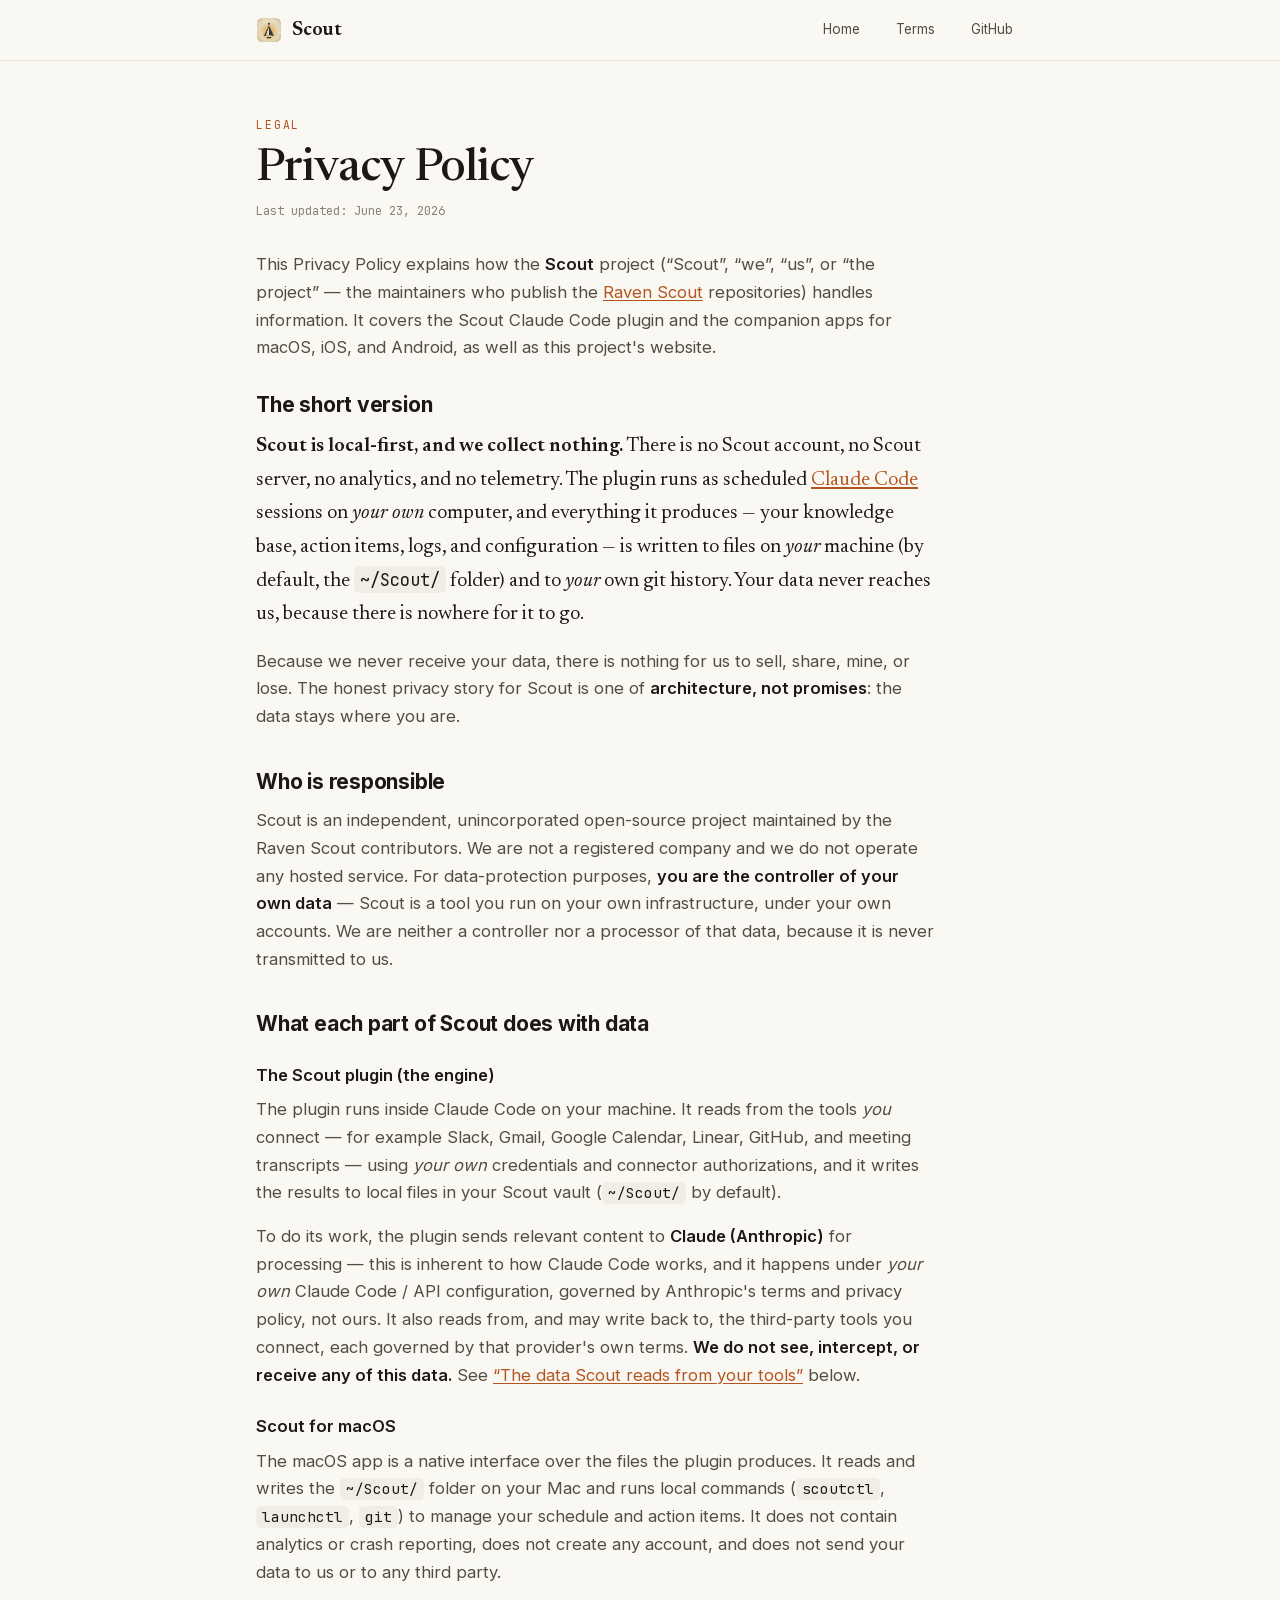
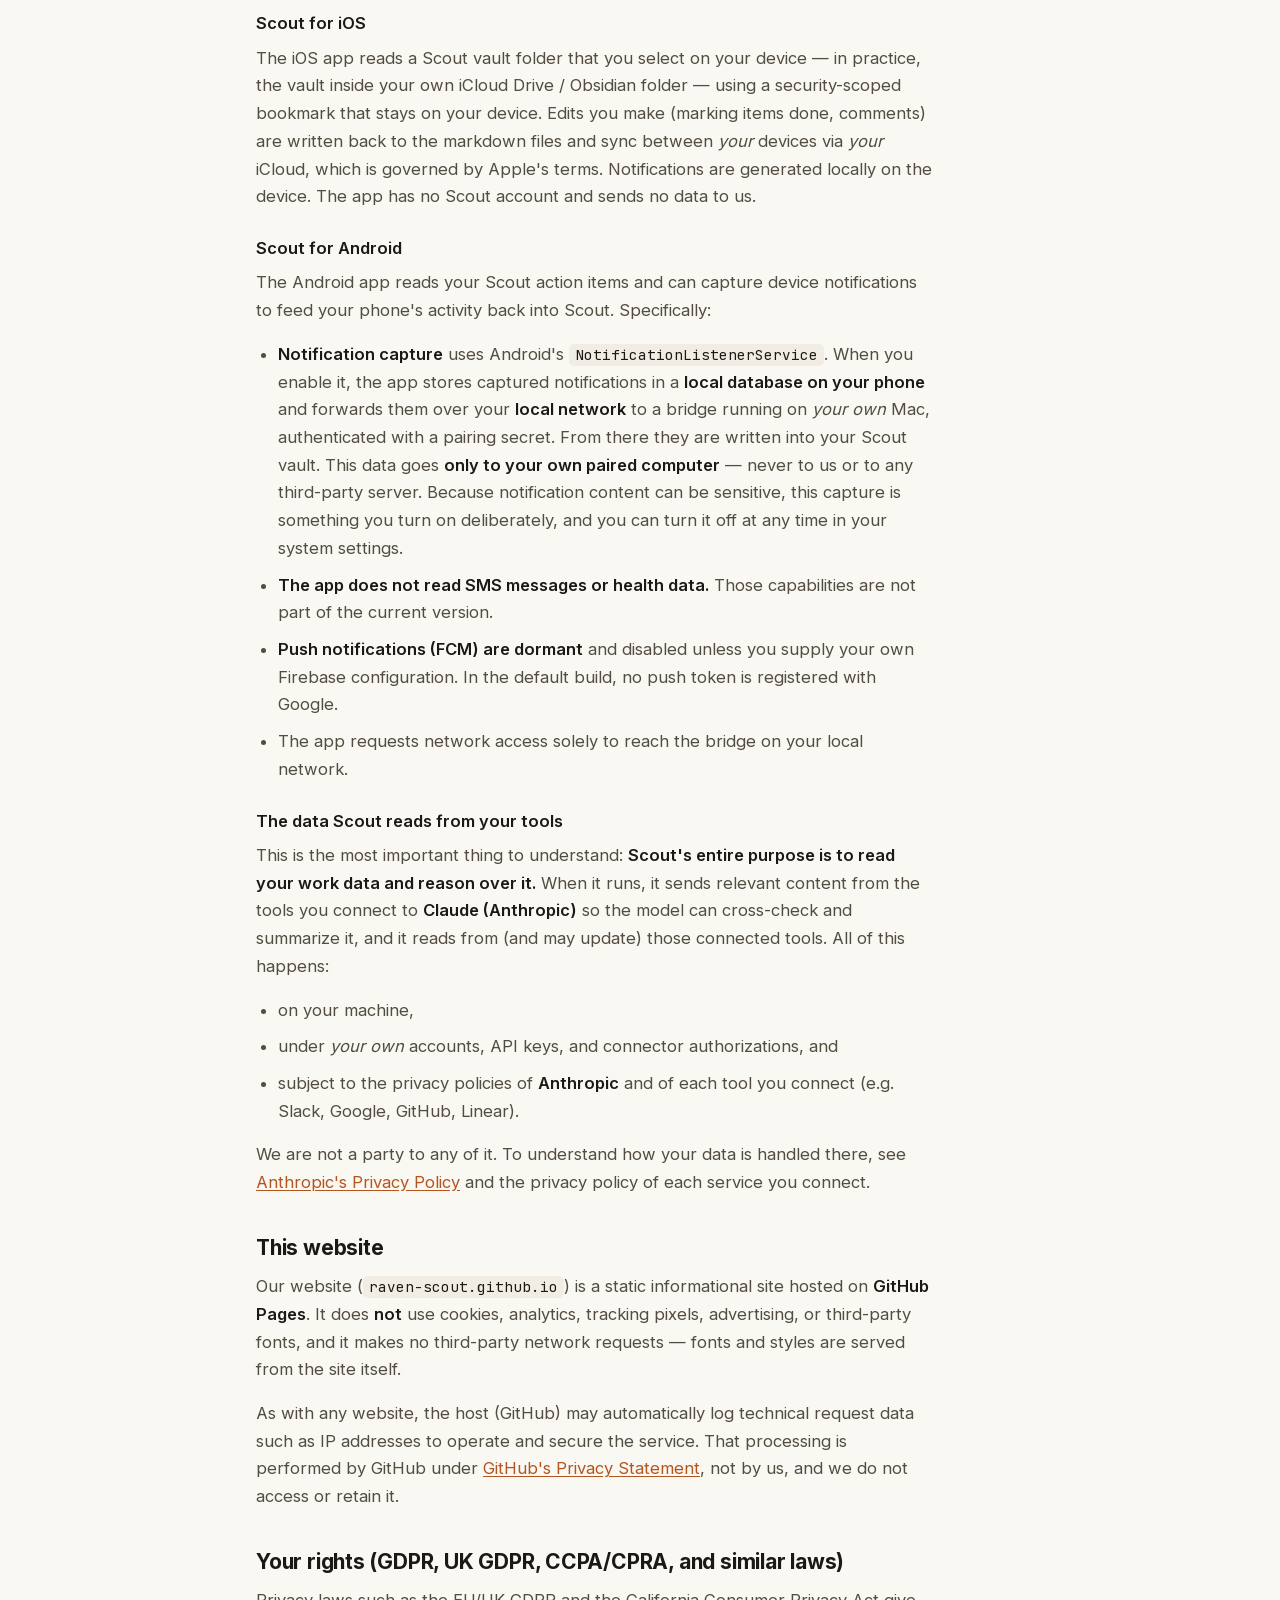
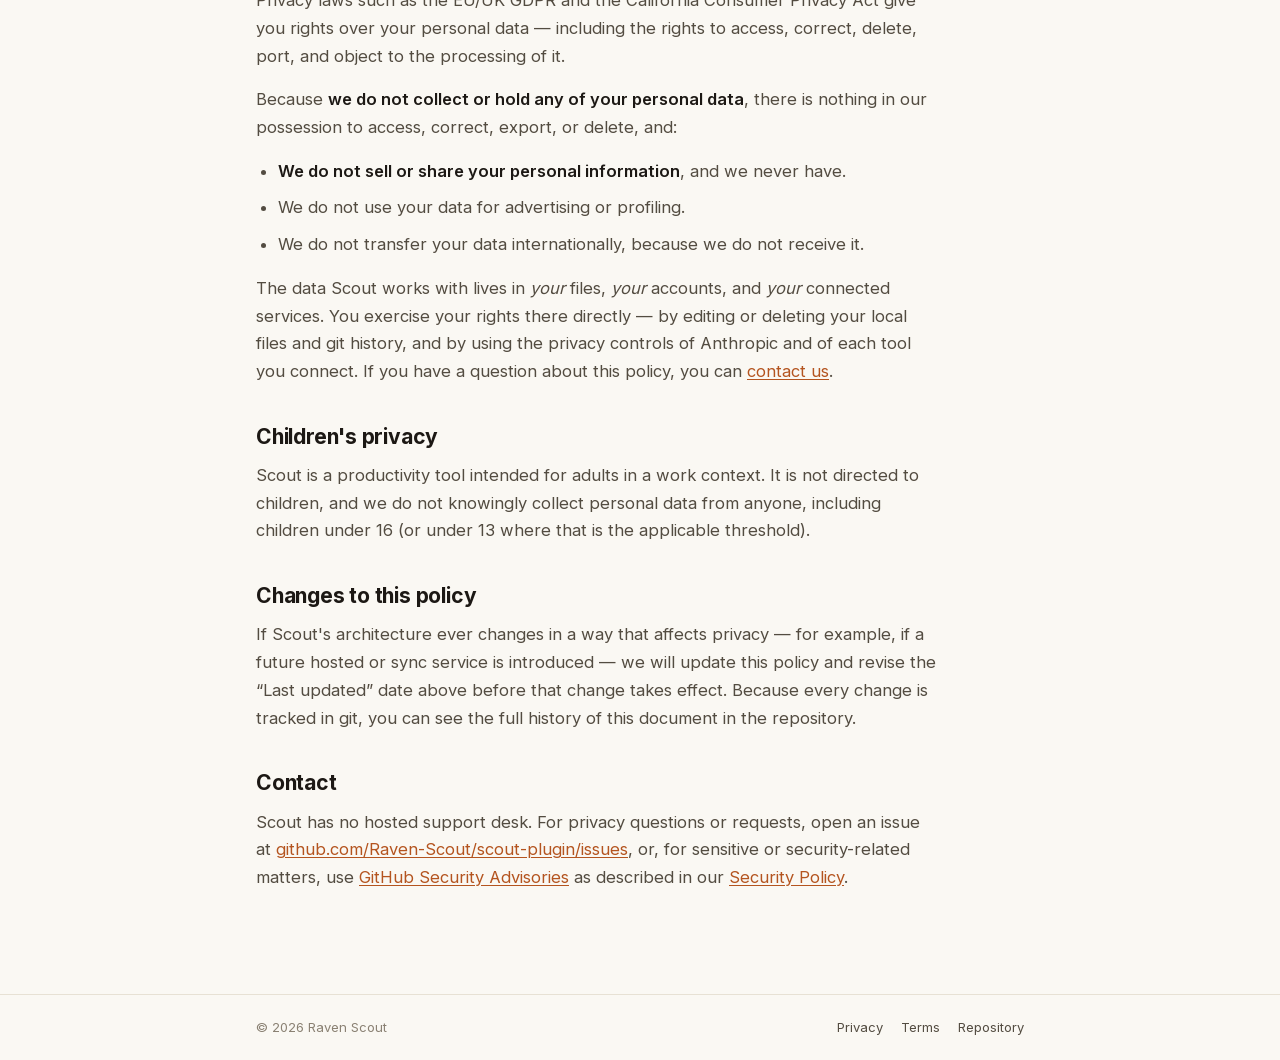
<file: docs/privacy.html>
<!DOCTYPE html>
<html lang="en">
<head>
<meta charset="utf-8" />
<title>Privacy Policy — Scout</title>
<meta name="viewport" content="width=device-width, initial-scale=1" />
<meta name="description" content="Scout is local-first and collects nothing — no account, no server, no analytics, no telemetry. Your data stays on your machine." />
<meta name="robots" content="index, follow" />
<link rel="stylesheet" href="fonts.css" />
<link rel="stylesheet" href="legal.css" />
<link rel="icon" type="image/svg+xml" href="assets/scout-icon.svg" />
</head>
<body>
<nav class="nav"><div class="nav-in">
  <a class="brand" href="index.html"><img src="assets/scout-icon.svg" alt="" /><b>Scout</b></a>
  <span class="sp"></span>
  <a class="lnk" href="index.html">Home</a>
  <a class="lnk" href="terms.html">Terms</a>
  <a class="lnk" href="https://github.com/Raven-Scout/scout-plugin">GitHub</a>
</div></nav>

<main><article class="doc">
  <p class="eyebrow">Legal</p>
  <h1>Privacy Policy</h1>
  <p class="updated">Last updated: June 23, 2026</p>

  <p>This Privacy Policy explains how the <b>Scout</b> project (&ldquo;Scout&rdquo;, &ldquo;we&rdquo;,
  &ldquo;us&rdquo;, or &ldquo;the project&rdquo; &mdash; the maintainers who publish the
  <a href="https://github.com/Raven-Scout">Raven Scout</a> repositories) handles information. It covers the
  Scout Claude Code plugin and the companion apps for macOS, iOS, and Android, as well as this project's website.</p>

  <div class="lead">
    <h2 style="margin-top:30px">The short version</h2>
    <p><b>Scout is local-first, and we collect nothing.</b> There is no Scout account, no Scout server, no
    analytics, and no telemetry. The plugin runs as scheduled
    <a href="https://claude.com/claude-code">Claude Code</a> sessions on <i>your own</i> computer, and everything
    it produces &mdash; your knowledge base, action items, logs, and configuration &mdash; is written to files on
    <i>your</i> machine (by default, the <code>~/Scout/</code> folder) and to <i>your</i> own git history. Your data
    never reaches us, because there is nowhere for it to go.</p>
  </div>
  <p>Because we never receive your data, there is nothing for us to sell, share, mine, or lose. The honest
  privacy story for Scout is one of <b>architecture, not promises</b>: the data stays where you are.</p>

  <h2>Who is responsible</h2>
  <p>Scout is an independent, unincorporated open-source project maintained by the Raven Scout contributors. We
  are not a registered company and we do not operate any hosted service. For data-protection purposes, <b>you are
  the controller of your own data</b> &mdash; Scout is a tool you run on your own infrastructure, under your own
  accounts. We are neither a controller nor a processor of that data, because it is never transmitted to us.</p>

  <h2>What each part of Scout does with data</h2>

  <h3>The Scout plugin (the engine)</h3>
  <p>The plugin runs inside Claude Code on your machine. It reads from the tools <i>you</i> connect &mdash; for
  example Slack, Gmail, Google Calendar, Linear, GitHub, and meeting transcripts &mdash; using <i>your own</i>
  credentials and connector authorizations, and it writes the results to local files in your Scout vault
  (<code>~/Scout/</code> by default).</p>
  <p>To do its work, the plugin sends relevant content to <b>Claude (Anthropic)</b> for processing &mdash; this is
  inherent to how Claude Code works, and it happens under <i>your own</i> Claude Code / API configuration, governed
  by Anthropic's terms and privacy policy, not ours. It also reads from, and may write back to, the third-party
  tools you connect, each governed by that provider's own terms. <b>We do not see, intercept, or receive any of
  this data.</b> See <a href="#tools">&ldquo;The data Scout reads from your tools&rdquo;</a> below.</p>

  <h3>Scout for macOS</h3>
  <p>The macOS app is a native interface over the files the plugin produces. It reads and writes the
  <code>~/Scout/</code> folder on your Mac and runs local commands (<code>scoutctl</code>, <code>launchctl</code>,
  <code>git</code>) to manage your schedule and action items. It does not contain analytics or crash reporting,
  does not create any account, and does not send your data to us or to any third party.</p>

  <h3>Scout for iOS</h3>
  <p>The iOS app reads a Scout vault folder that you select on your device &mdash; in practice, the vault inside
  your own iCloud Drive / Obsidian folder &mdash; using a security-scoped bookmark that stays on your device. Edits
  you make (marking items done, comments) are written back to the markdown files and sync between <i>your</i>
  devices via <i>your</i> iCloud, which is governed by Apple's terms. Notifications are generated locally on the
  device. The app has no Scout account and sends no data to us.</p>

  <h3>Scout for Android</h3>
  <p>The Android app reads your Scout action items and can capture device notifications to feed your phone's
  activity back into Scout. Specifically:</p>
  <ul>
    <li><b>Notification capture</b> uses Android's <code>NotificationListenerService</code>. When you enable it, the
    app stores captured notifications in a <b>local database on your phone</b> and forwards them over your
    <b>local network</b> to a bridge running on <i>your own</i> Mac, authenticated with a pairing secret. From there
    they are written into your Scout vault. This data goes <b>only to your own paired computer</b> &mdash; never to
    us or to any third-party server. Because notification content can be sensitive, this capture is something you
    turn on deliberately, and you can turn it off at any time in your system settings.</li>
    <li><b>The app does not read SMS messages or health data.</b> Those capabilities are not part of the current
    version.</li>
    <li><b>Push notifications (FCM) are dormant</b> and disabled unless you supply your own Firebase configuration.
    In the default build, no push token is registered with Google.</li>
    <li>The app requests network access solely to reach the bridge on your local network.</li>
  </ul>

  <h3 id="tools">The data Scout reads from your tools</h3>
  <p>This is the most important thing to understand: <b>Scout's entire purpose is to read your work data and reason
  over it.</b> When it runs, it sends relevant content from the tools you connect to <b>Claude (Anthropic)</b> so the
  model can cross-check and summarize it, and it reads from (and may update) those connected tools. All of this
  happens:</p>
  <ul>
    <li>on your machine,</li>
    <li>under <i>your own</i> accounts, API keys, and connector authorizations, and</li>
    <li>subject to the privacy policies of <b>Anthropic</b> and of each tool you connect (e.g. Slack, Google, GitHub,
    Linear).</li>
  </ul>
  <p>We are not a party to any of it. To understand how your data is handled there, see
  <a href="https://www.anthropic.com/legal/privacy">Anthropic's Privacy Policy</a> and the privacy policy of each
  service you connect.</p>

  <h2>This website</h2>
  <p>Our website (<code>raven-scout.github.io</code>) is a static informational site hosted on <b>GitHub Pages</b>.
  It does <b>not</b> use cookies, analytics, tracking pixels, advertising, or third-party fonts, and it makes no
  third-party network requests &mdash; fonts and styles are served from the site itself.</p>
  <p>As with any website, the host (GitHub) may automatically log technical request data such as IP addresses to
  operate and secure the service. That processing is performed by GitHub under
  <a href="https://docs.github.com/site-policy/privacy-policies/github-privacy-statement">GitHub's Privacy
  Statement</a>, not by us, and we do not access or retain it.</p>

  <h2>Your rights (GDPR, UK GDPR, CCPA/CPRA, and similar laws)</h2>
  <p>Privacy laws such as the EU/UK GDPR and the California Consumer Privacy Act give you rights over your personal
  data &mdash; including the rights to access, correct, delete, port, and object to the processing of it.</p>
  <p>Because <b>we do not collect or hold any of your personal data</b>, there is nothing in our possession to
  access, correct, export, or delete, and:</p>
  <ul>
    <li><b>We do not sell or share your personal information</b>, and we never have.</li>
    <li>We do not use your data for advertising or profiling.</li>
    <li>We do not transfer your data internationally, because we do not receive it.</li>
  </ul>
  <p>The data Scout works with lives in <i>your</i> files, <i>your</i> accounts, and <i>your</i> connected services.
  You exercise your rights there directly &mdash; by editing or deleting your local files and git history, and by
  using the privacy controls of Anthropic and of each tool you connect. If you have a question about this policy,
  you can <a href="#contact">contact us</a>.</p>

  <h2>Children's privacy</h2>
  <p>Scout is a productivity tool intended for adults in a work context. It is not directed to children, and we do
  not knowingly collect personal data from anyone, including children under 16 (or under 13 where that is the
  applicable threshold).</p>

  <h2>Changes to this policy</h2>
  <p>If Scout's architecture ever changes in a way that affects privacy &mdash; for example, if a future hosted or
  sync service is introduced &mdash; we will update this policy and revise the &ldquo;Last updated&rdquo; date above
  before that change takes effect. Because every change is tracked in git, you can see the full history of this
  document in the repository.</p>

  <h2 id="contact">Contact</h2>
  <p>Scout has no hosted support desk. For privacy questions or requests, open an issue at
  <a href="https://github.com/Raven-Scout/scout-plugin/issues">github.com/Raven-Scout/scout-plugin/issues</a>, or,
  for sensitive or security-related matters, use
  <a href="https://github.com/Raven-Scout/scout-plugin/security/advisories">GitHub Security Advisories</a> as
  described in our <a href="https://github.com/Raven-Scout/.github/blob/main/SECURITY.md">Security Policy</a>.</p>
</article></main>

<footer><div class="foot">
  <span>&copy; 2026 Raven Scout</span>
  <span class="sp"></span>
  <a href="privacy.html">Privacy</a>
  <a href="terms.html">Terms</a>
  <a href="https://github.com/Raven-Scout/scout-plugin">Repository</a>
</div></footer>
</body>
</html>
</file>
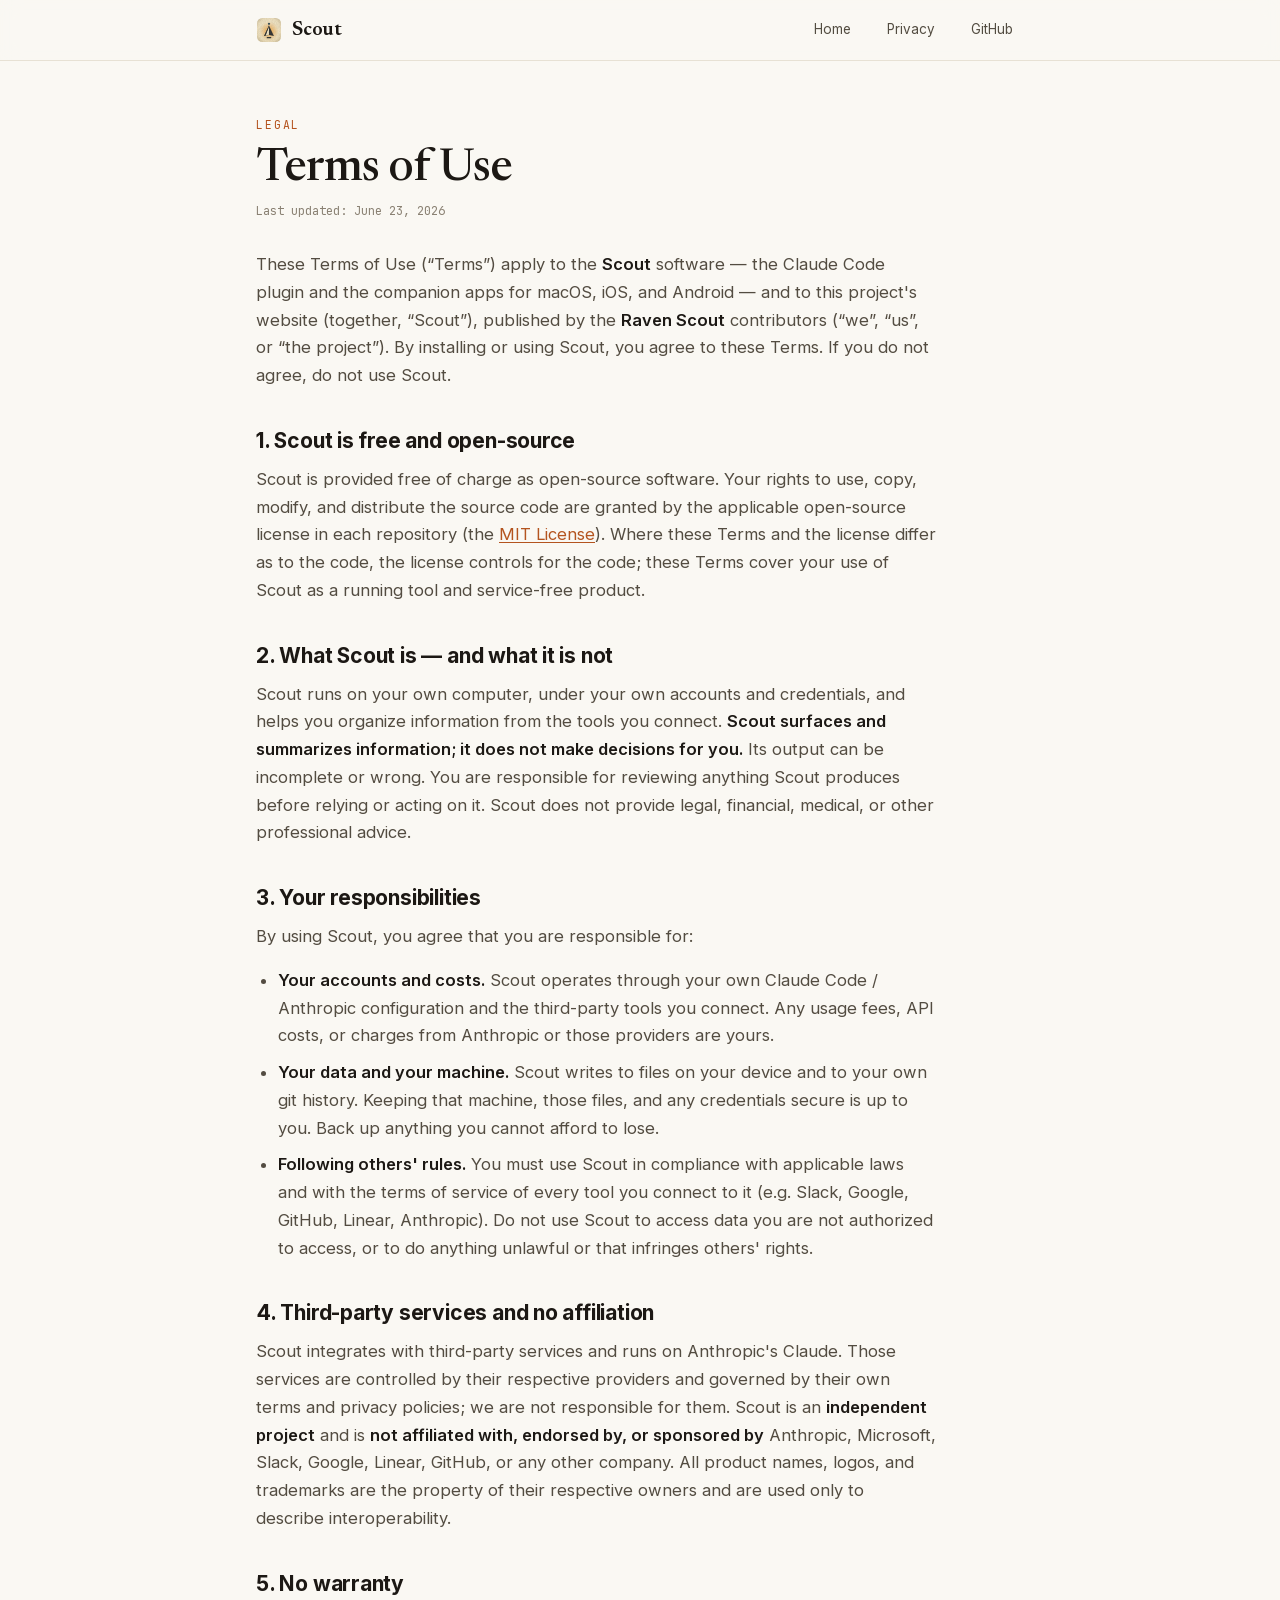
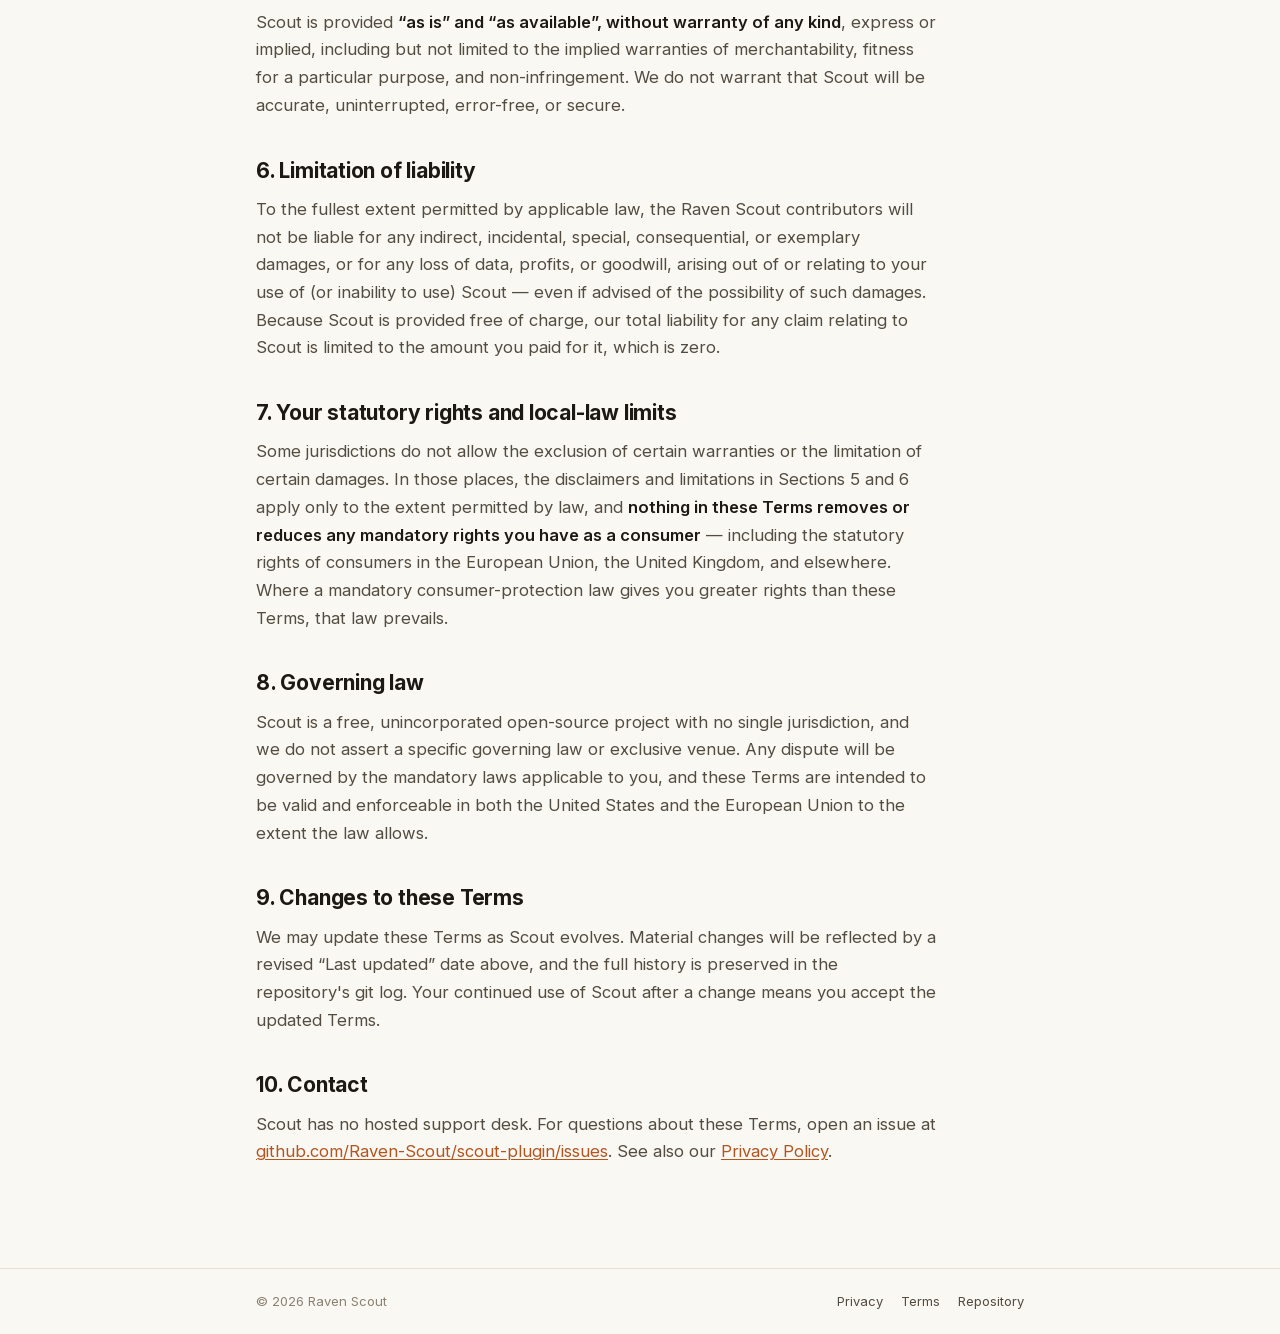
<file: docs/terms.html>
<!DOCTYPE html>
<html lang="en">
<head>
<meta charset="utf-8" />
<title>Terms of Use — Scout</title>
<meta name="viewport" content="width=device-width, initial-scale=1" />
<meta name="description" content="Terms of Use for Scout — a free, open-source, local-first tool provided as-is. Your data, your accounts, your machine." />
<meta name="robots" content="index, follow" />
<link rel="stylesheet" href="fonts.css" />
<link rel="stylesheet" href="legal.css" />
<link rel="icon" type="image/svg+xml" href="assets/scout-icon.svg" />
</head>
<body>
<nav class="nav"><div class="nav-in">
  <a class="brand" href="index.html"><img src="assets/scout-icon.svg" alt="" /><b>Scout</b></a>
  <span class="sp"></span>
  <a class="lnk" href="index.html">Home</a>
  <a class="lnk" href="privacy.html">Privacy</a>
  <a class="lnk" href="https://github.com/Raven-Scout/scout-plugin">GitHub</a>
</div></nav>

<main><article class="doc">
  <p class="eyebrow">Legal</p>
  <h1>Terms of Use</h1>
  <p class="updated">Last updated: June 23, 2026</p>

  <p>These Terms of Use (&ldquo;Terms&rdquo;) apply to the <b>Scout</b> software &mdash; the Claude Code plugin and
  the companion apps for macOS, iOS, and Android &mdash; and to this project's website (together, &ldquo;Scout&rdquo;),
  published by the <b>Raven Scout</b> contributors (&ldquo;we&rdquo;, &ldquo;us&rdquo;, or &ldquo;the project&rdquo;).
  By installing or using Scout, you agree to these Terms. If you do not agree, do not use Scout.</p>

  <h2>1. Scout is free and open-source</h2>
  <p>Scout is provided free of charge as open-source software. Your rights to use, copy, modify, and distribute the
  source code are granted by the applicable open-source license in each repository (the
  <a href="https://github.com/Raven-Scout/scout-plugin/blob/main/LICENSE">MIT License</a>). Where these Terms and the
  license differ as to the code, the license controls for the code; these Terms cover your use of Scout as a running
  tool and service-free product.</p>

  <h2>2. What Scout is &mdash; and what it is not</h2>
  <p>Scout runs on your own computer, under your own accounts and credentials, and helps you organize information
  from the tools you connect. <b>Scout surfaces and summarizes information; it does not make decisions for you.</b>
  Its output can be incomplete or wrong. You are responsible for reviewing anything Scout produces before relying or
  acting on it. Scout does not provide legal, financial, medical, or other professional advice.</p>

  <h2>3. Your responsibilities</h2>
  <p>By using Scout, you agree that you are responsible for:</p>
  <ul>
    <li><b>Your accounts and costs.</b> Scout operates through your own Claude Code / Anthropic configuration and the
    third-party tools you connect. Any usage fees, API costs, or charges from Anthropic or those providers are
    yours.</li>
    <li><b>Your data and your machine.</b> Scout writes to files on your device and to your own git history. Keeping
    that machine, those files, and any credentials secure is up to you. Back up anything you cannot afford to
    lose.</li>
    <li><b>Following others' rules.</b> You must use Scout in compliance with applicable laws and with the terms of
    service of every tool you connect to it (e.g. Slack, Google, GitHub, Linear, Anthropic). Do not use Scout to
    access data you are not authorized to access, or to do anything unlawful or that infringes others' rights.</li>
  </ul>

  <h2>4. Third-party services and no affiliation</h2>
  <p>Scout integrates with third-party services and runs on Anthropic's Claude. Those services are controlled by
  their respective providers and governed by their own terms and privacy policies; we are not responsible for them.
  Scout is an <b>independent project</b> and is <b>not affiliated with, endorsed by, or sponsored by</b> Anthropic,
  Microsoft, Slack, Google, Linear, GitHub, or any other company. All product names, logos, and trademarks
  are the property of their respective owners and are used only to describe interoperability.</p>

  <h2>5. No warranty</h2>
  <p>Scout is provided <b>&ldquo;as is&rdquo; and &ldquo;as available&rdquo;, without warranty of any kind</b>,
  express or implied, including but not limited to the implied warranties of merchantability, fitness for a
  particular purpose, and non-infringement. We do not warrant that Scout will be accurate, uninterrupted,
  error-free, or secure.</p>

  <h2>6. Limitation of liability</h2>
  <p>To the fullest extent permitted by applicable law, the Raven Scout contributors will not be liable for any
  indirect, incidental, special, consequential, or exemplary damages, or for any loss of data, profits, or goodwill,
  arising out of or relating to your use of (or inability to use) Scout &mdash; even if advised of the possibility of
  such damages. Because Scout is provided free of charge, our total liability for any claim relating to Scout is
  limited to the amount you paid for it, which is zero.</p>

  <h2>7. Your statutory rights and local-law limits</h2>
  <p>Some jurisdictions do not allow the exclusion of certain warranties or the limitation of certain damages. In
  those places, the disclaimers and limitations in Sections 5 and 6 apply only to the extent permitted by law, and
  <b>nothing in these Terms removes or reduces any mandatory rights you have as a consumer</b> &mdash; including the
  statutory rights of consumers in the European Union, the United Kingdom, and elsewhere. Where a mandatory
  consumer-protection law gives you greater rights than these Terms, that law prevails.</p>

  <h2>8. Governing law</h2>
  <p>Scout is a free, unincorporated open-source project with no single jurisdiction, and we do not assert a specific
  governing law or exclusive venue. Any dispute will be governed by the mandatory laws applicable to you, and these
  Terms are intended to be valid and enforceable in both the United States and the European Union to the extent the
  law allows.</p>

  <h2>9. Changes to these Terms</h2>
  <p>We may update these Terms as Scout evolves. Material changes will be reflected by a revised &ldquo;Last
  updated&rdquo; date above, and the full history is preserved in the repository's git log. Your continued use of
  Scout after a change means you accept the updated Terms.</p>

  <h2>10. Contact</h2>
  <p>Scout has no hosted support desk. For questions about these Terms, open an issue at
  <a href="https://github.com/Raven-Scout/scout-plugin/issues">github.com/Raven-Scout/scout-plugin/issues</a>. See
  also our <a href="privacy.html">Privacy Policy</a>.</p>
</article></main>

<footer><div class="foot">
  <span>&copy; 2026 Raven Scout</span>
  <span class="sp"></span>
  <a href="privacy.html">Privacy</a>
  <a href="terms.html">Terms</a>
  <a href="https://github.com/Raven-Scout/scout-plugin">Repository</a>
</div></footer>
</body>
</html>
</file>
<file: docs/fonts.css>
/* Self-hosted variable web fonts (latin subset, woff2).
   These are served from this site only — no requests to Google or any third party,
   so visiting the site does not share your IP address with anyone but the host. */

@font-face {
  font-family: 'Inter';
  font-style: normal;
  font-weight: 100 900;
  font-display: swap;
  src: url('assets/fonts/inter.woff2') format('woff2');
}
@font-face {
  font-family: 'Newsreader';
  font-style: normal;
  font-weight: 200 800;
  font-display: swap;
  src: url('assets/fonts/newsreader.woff2') format('woff2');
}
@font-face {
  font-family: 'Newsreader';
  font-style: italic;
  font-weight: 200 800;
  font-display: swap;
  src: url('assets/fonts/newsreader-italic.woff2') format('woff2');
}
@font-face {
  font-family: 'JetBrains Mono';
  font-style: normal;
  font-weight: 100 800;
  font-display: swap;
  src: url('assets/fonts/jetbrains-mono.woff2') format('woff2');
}
</file>
<file: docs/hybrid.css>
/* Hybrid landing system — serif "voice/essay" intro → mono "field-manual" proof.
   Shared by hybrid-keepup / hybrid-missing-layer / hybrid-owned. Restraint-first. */
:root{
  --bg:#faf8f3; --surface:#fffdf9; --sunk:#f1ede4; --line:#e7e1d4; --line-2:#dcd5c5;
  --ink:#1c1814; --ink-2:#534c41; --ink-3:#8a8173; --ink-4:#b3aa99;
  --acc:#b4541f; --acc-2:#8e3f13; --acc-wash:#f5e8df;
  --ok:#2f7d52; --amb:#b07d2c; --red:#c0432f; --slate:#2f4a55;
  --serif:'Newsreader',Georgia,serif; --sans:'Inter',-apple-system,system-ui,sans-serif; --mono:'JetBrains Mono',ui-monospace,monospace;
}
*{box-sizing:border-box;} html,body{margin:0;}
body{background:var(--bg);color:var(--ink);font-family:var(--sans);-webkit-font-smoothing:antialiased;line-height:1.55;}
a{color:inherit;}
.wrap{max-width:960px;margin:0 auto;padding:0 30px;}
.col{max-width:680px;margin:0 auto;}
.reveal{opacity:0;transform:translateY(18px);transition:opacity .7s cubic-bezier(.2,.7,.2,1),transform .7s cubic-bezier(.2,.7,.2,1);}
.reveal.in{opacity:1;transform:none;}
@media(prefers-reduced-motion:reduce){.reveal{opacity:1;transform:none;transition:none;}}
.mono{font-family:var(--mono);}

/* nav */
.nav{position:sticky;top:0;z-index:40;background:rgba(250,248,243,.84);backdrop-filter:blur(10px);border-bottom:1px solid var(--line);}
.nav-in{display:flex;align-items:center;gap:18px;height:62px;}
.brand{display:flex;align-items:center;gap:10px;text-decoration:none;color:var(--ink);}
.brand img{width:27px;height:27px;}
.brand b{font-family:var(--serif);font-weight:600;font-size:21px;letter-spacing:-.01em;}
.nav .sp{flex:1;}
.nav a.lnk{font-size:13.5px;color:var(--ink-2);text-decoration:none;padding:7px 11px;border-radius:7px;}
.nav a.lnk:hover{color:var(--ink);background:var(--sunk);}
.btn{display:inline-flex;align-items:center;gap:8px;font-size:14.5px;font-weight:600;text-decoration:none;border-radius:10px;padding:11px 19px;transition:.15s;}
.btn.sm{padding:8px 15px;font-size:13.5px;}
.btn-p{background:var(--ink);color:var(--bg);} .btn-p:hover{background:#000;}
.btn-s{background:var(--surface);color:var(--ink);border:1px solid var(--line-2);} .btn-s:hover{border-color:var(--ink-3);}

/* hero / essay (serif = his voice) */
.hero{padding:80px 0 0;}
.eyebrow{font-family:var(--mono);font-size:12px;letter-spacing:.14em;text-transform:uppercase;color:var(--acc);}
h1{font-family:var(--serif);font-weight:500;font-size:clamp(40px,6.2vw,66px);line-height:1.06;letter-spacing:-.022em;margin:22px 0 0;}
h1 em{font-style:italic;color:var(--acc);}
.standfirst{margin:26px 0 0;font-family:var(--serif);font-size:22px;line-height:1.55;color:var(--ink-2);font-weight:400;}
.essay{font-family:var(--serif);font-size:19.5px;line-height:1.74;color:var(--ink-2);}
.essay p{margin:24px 0 0;} .essay p.first{margin-top:36px;}
.essay p.first::first-letter{font-size:62px;font-weight:500;float:left;line-height:.82;padding:8px 12px 0 0;color:var(--acc);}
.essay b{color:var(--ink);font-weight:600;} .essay em{font-style:italic;}
.ctas{margin-top:32px;display:flex;gap:12px;flex-wrap:wrap;}
.note{margin-top:16px;font-family:var(--mono);font-size:11.5px;color:var(--ink-3);}

/* pull quote — verbatim words */
.pull{margin:46px 0;padding:6px 0 6px 26px;border-left:3px solid var(--acc);}
.pull q,.pull .q{display:block;font-family:var(--serif);font-style:italic;font-size:26px;line-height:1.36;color:var(--ink);quotes:none;}
.pull .by{margin-top:12px;font-family:var(--mono);font-size:11.5px;letter-spacing:.04em;color:var(--ink-3);text-transform:uppercase;}

/* seam — transition from idea to proof */
.seam{margin:72px 0 0;padding:30px 0 0;border-top:1px solid var(--line);text-align:center;}
.seam .lbl{font-family:var(--mono);font-size:11.5px;letter-spacing:.16em;text-transform:uppercase;color:var(--acc);}
.seam h2{font-family:var(--serif);font-weight:500;font-size:clamp(26px,3.4vw,36px);letter-spacing:-.015em;margin:12px auto 0;max-width:22ch;line-height:1.2;}

/* proof (sans + mono = field manual) */
.proof{padding:50px 0 0;}
.kick{font-family:var(--mono);font-size:11px;letter-spacing:.07em;text-transform:uppercase;color:var(--acc);margin:0 0 13px;}
.proof h3.sec{font-family:var(--sans);font-size:clamp(24px,3vw,32px);font-weight:800;letter-spacing:-.02em;line-height:1.15;margin:0;max-width:20ch;}
.proof .lead{margin:14px 0 0;font-family:var(--sans);font-size:16.5px;line-height:1.6;color:var(--ink-2);max-width:58ch;}
.proof .lead b{color:var(--ink);font-weight:600;}
.block{padding:56px 0;border-top:1px solid var(--line);}

.specs{margin-top:8px;display:grid;grid-template-columns:repeat(6,1fr);border:1px solid var(--line);border-radius:12px;overflow:hidden;background:var(--surface);}
.spec{padding:18px 12px;border-right:1px solid var(--line);}
.spec:last-child{border-right:none;}
.spec .v{font-family:var(--sans);font-size:23px;font-weight:800;letter-spacing:-.02em;}
.spec .v small{font-size:12px;font-weight:600;color:var(--ink-3);}
.spec .l{margin-top:3px;font-family:var(--mono);font-size:10px;color:var(--ink-3);text-transform:uppercase;letter-spacing:.02em;line-height:1.3;}
@media(max-width:820px){.specs{grid-template-columns:repeat(3,1fr);}.spec:nth-child(3n){border-right:none;}}

.facts{margin-top:30px;}
.fr{display:grid;grid-template-columns:210px 1fr;gap:26px;padding:22px 0;border-top:1px solid var(--line);}
.fr:first-child{border-top:none;}
.fr .h{font-family:var(--sans);font-weight:700;font-size:16px;letter-spacing:-.01em;}
.fr .h .mini{display:block;font-family:var(--mono);font-size:10.5px;font-weight:500;color:var(--acc);margin-top:5px;text-transform:uppercase;letter-spacing:.03em;}
.fr p{margin:0;font-family:var(--sans);font-size:14.5px;line-height:1.62;color:var(--ink-2);}
.fr p code{font-family:var(--mono);font-size:12.5px;background:var(--sunk);padding:1px 6px;border-radius:5px;color:var(--ink);}
.fr p b{color:var(--ink);font-weight:600;}
@media(max-width:740px){.fr{grid-template-columns:1fr;gap:8px;}}

.tag{font-family:var(--mono);font-size:11px;padding:3px 9px;border-radius:6px;display:inline-flex;gap:6px;align-items:center;border:1px solid var(--line-2);background:var(--surface);}
.tag::before{content:'';width:6px;height:6px;border-radius:50%;}
.tag.v{color:var(--ok);}.tag.v::before{background:var(--ok);}
.tag.s{color:var(--amb);}.tag.s::before{background:var(--amb);}
.tag.x{color:var(--red);}.tag.x::before{background:var(--red);}
.tagrow{display:flex;flex-wrap:wrap;gap:7px;margin-top:14px;}

.chips{margin-top:24px;display:flex;flex-wrap:wrap;gap:8px;}
.chip{font-family:var(--sans);font-size:13.5px;font-weight:500;color:var(--ink-2);background:var(--surface);border:1px solid var(--line-2);border-radius:8px;padding:8px 13px;}
.chip.more{color:var(--acc);background:var(--acc-wash);border-color:transparent;}

.term{background:var(--ink);border-radius:12px;overflow:hidden;max-width:620px;margin:28px 0 0;}
.term .h{padding:10px 15px;border-bottom:1px solid #2c2822;font-family:var(--mono);font-size:11px;color:#9a917f;}
.term pre{margin:0;padding:20px;font-family:var(--mono);font-size:13.5px;line-height:1.9;color:var(--bg);overflow-x:auto;}
.term .c{color:#9a917f;} .term .g{color:#e0954f;}

footer{padding:38px 0 56px;border-top:1px solid var(--line);margin-top:64px;}
.foot{display:flex;gap:16px;align-items:center;font-size:13px;color:var(--ink-3);flex-wrap:wrap;}
.foot .b{display:flex;align-items:center;gap:8px;font-family:var(--serif);font-size:18px;color:var(--ink-2);} .foot .b img{width:19px;height:19px;}
.foot .sp{flex:1;} .foot a{color:var(--ink-3);text-decoration:none;} .foot a:hover{color:var(--acc);}
.vbadge{position:fixed;bottom:14px;right:14px;z-index:50;font-family:var(--mono);font-size:11px;color:var(--ink-2);background:var(--surface);border:1px solid var(--line-2);border-radius:999px;padding:6px 12px;text-decoration:none;}
@media(max-width:820px){.nav a.lnk:not(.cta){display:none;}}
</file>
<file: docs/legal.css>
/* Styling for Scout's legal pages (privacy.html, terms.html).
   Reuses the landing page's tokens + self-hosted fonts so the pages are on-brand
   and make no third-party requests. */
:root{
  --bg:#faf8f3; --surface:#fffdf9; --sunk:#f1ede4; --line:#e7e1d4; --line-2:#dcd5c5;
  --ink:#1c1814; --ink-2:#534c41; --ink-3:#8a8173; --ink-4:#b3aa99;
  --acc:#b4541f; --acc-2:#8e3f13; --acc-wash:#f5e8df;
  --serif:'Newsreader',Georgia,serif;
  --sans:'Inter',-apple-system,system-ui,sans-serif;
  --mono:'JetBrains Mono',ui-monospace,monospace;
}
*{box-sizing:border-box;} html,body{margin:0;}
html{scroll-behavior:smooth;}
body{background:var(--bg);color:var(--ink);font-family:var(--sans);-webkit-font-smoothing:antialiased;line-height:1.6;}
a{color:var(--acc);text-underline-offset:2px;}
a:hover{color:var(--acc-2);}

.nav{position:sticky;top:0;z-index:40;background:rgba(250,248,243,.86);backdrop-filter:blur(10px);border-bottom:1px solid var(--line);}
.nav-in{display:flex;align-items:center;gap:14px;height:60px;max-width:820px;margin:0 auto;padding:0 26px;}
.brand{display:flex;align-items:center;gap:10px;text-decoration:none;color:var(--ink);}
.brand img{width:26px;height:26px;}
.brand b{font-family:var(--serif);font-weight:600;font-size:20px;letter-spacing:-.01em;}
.nav .sp{flex:1;}
.nav a.lnk{font-size:13.5px;color:var(--ink-2);text-decoration:none;padding:7px 11px;border-radius:7px;}
.nav a.lnk:hover{color:var(--ink);background:var(--sunk);}

main{max-width:820px;margin:0 auto;padding:54px 26px 40px;}
.doc{max-width:680px;}
.eyebrow{font-family:var(--mono);font-size:11.5px;letter-spacing:.16em;text-transform:uppercase;color:var(--acc);margin:0 0 10px;}
h1{font-family:var(--serif);font-weight:500;font-size:clamp(34px,5vw,46px);line-height:1.1;letter-spacing:-.02em;margin:0 0 6px;}
.updated{font-family:var(--mono);font-size:12px;color:var(--ink-3);margin:0 0 30px;}
h2{font-family:var(--sans);font-weight:700;font-size:21px;letter-spacing:-.01em;margin:38px 0 12px;line-height:1.25;}
h3{font-family:var(--sans);font-weight:600;font-size:16.5px;margin:24px 0 8px;}
p,li{font-size:16.5px;line-height:1.68;color:var(--ink-2);}
p{margin:0 0 16px;}
strong,b{color:var(--ink);font-weight:600;}
ul{margin:0 0 16px;padding-left:22px;} li{margin:0 0 9px;}
.lead{font-family:var(--serif);font-size:20px;line-height:1.6;color:var(--ink);}
.lead p{font-size:20px;color:var(--ink);}
hr{border:none;border-top:1px solid var(--line);margin:34px 0;}
code{font-family:var(--mono);font-size:.86em;background:var(--sunk);padding:2px 6px;border-radius:5px;color:var(--ink);}
footer{border-top:1px solid var(--line);margin-top:46px;}
.foot{display:flex;flex-wrap:wrap;gap:18px;align-items:center;max-width:820px;margin:0 auto;padding:22px 26px;font-size:13px;color:var(--ink-3);}
.foot a{color:var(--ink-2);text-decoration:none;}
.foot a:hover{color:var(--ink);}
.foot .sp{flex:1;}
</file>
